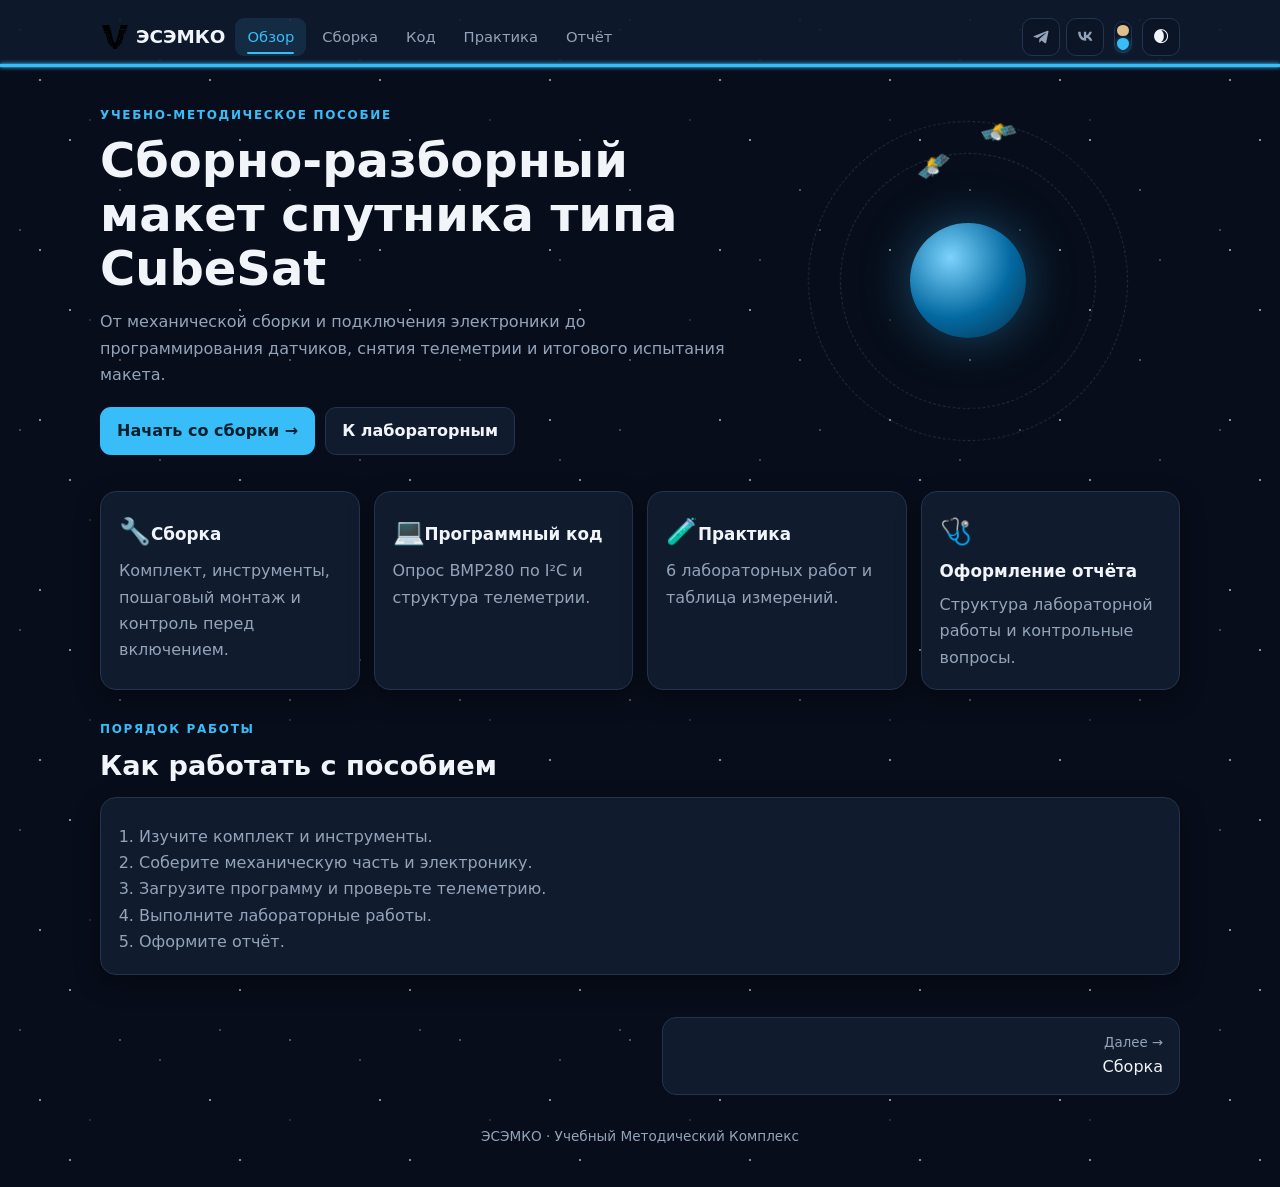
<file: index.html>
<!DOCTYPE html>
<html lang="ru"><head><meta charset="UTF-8"><meta http-equiv="refresh" content="0;url=Методическое пособие.html">
<meta name="viewport" content="width=device-width,initial-scale=1"><title>Методическое пособие</title>
<script>location.replace('Методическое пособие.html')</script></head>
<body><p>Переход на <a href="Методическое пособие.html">методическое пособие</a>…</p></body></html>
</file>
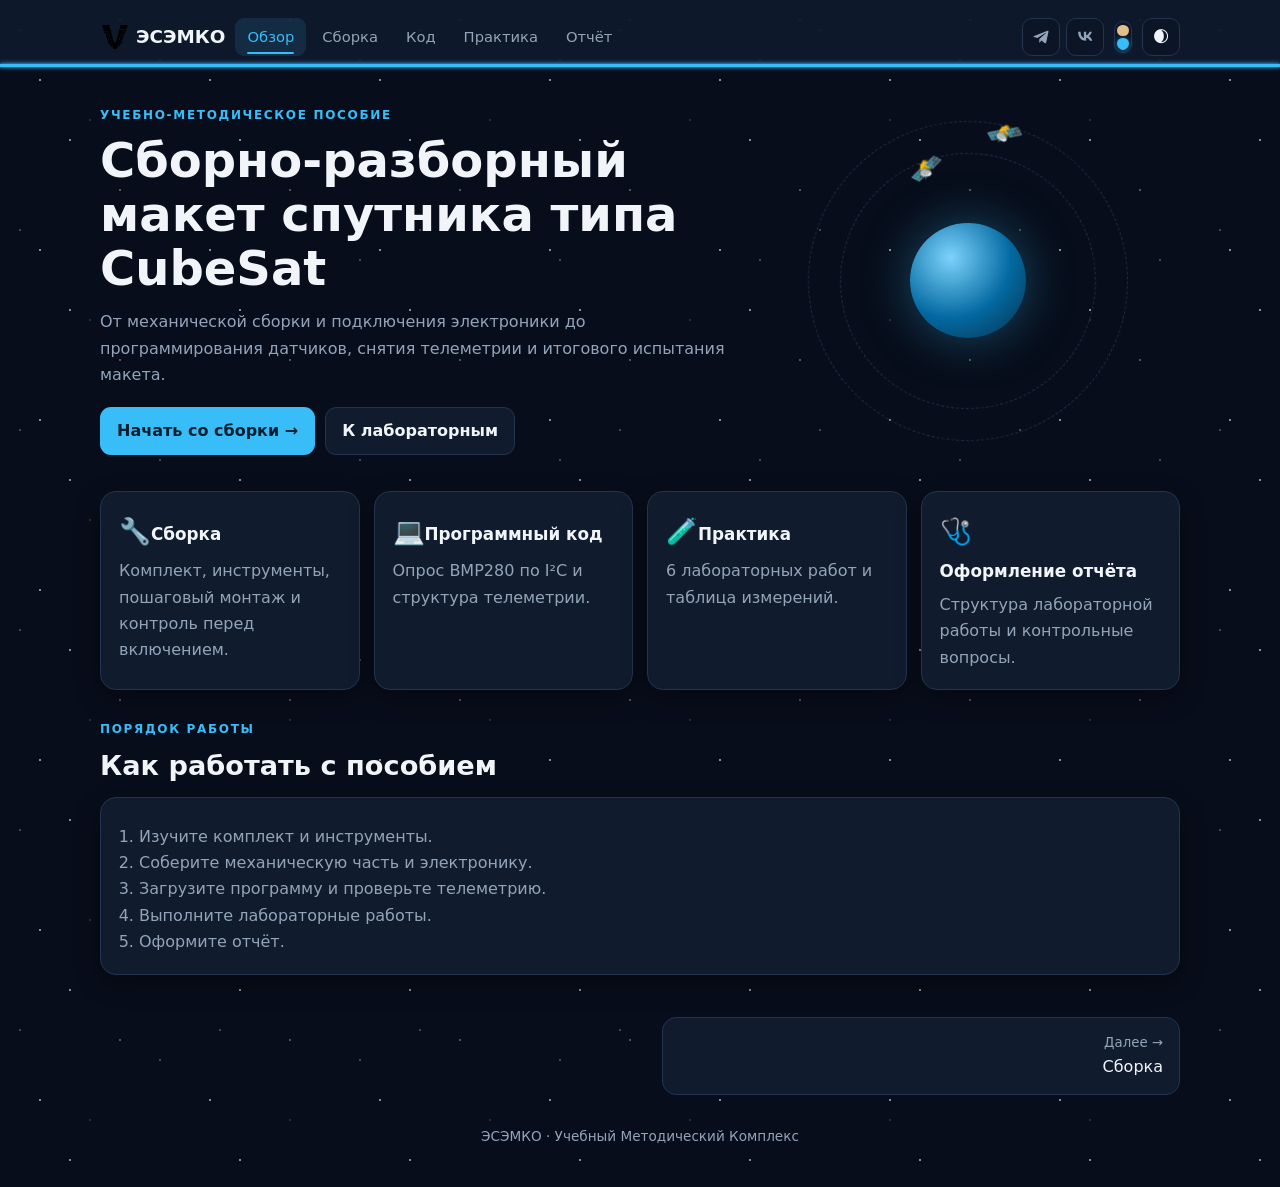
<file: Методическое пособие.html>
<!DOCTYPE html>
<html lang="ru"><head><meta charset="UTF-8"><meta name="viewport" content="width=device-width,initial-scale=1">
<title>Методическое пособие · CubeSat</title>
<script>try{var t=localStorage.getItem('cs-theme');if(t)document.documentElement.dataset.theme=t}catch(e){}</script>
<link rel="stylesheet" href="style.css"></head>
<body><main class="wrap">
<div class="hero"><div>
<div class="eyebrow">УЧЕБНО-МЕТОДИЧЕСКОЕ ПОСОБИЕ</div>
<h1>Сборно-разборный макет спутника типа CubeSat</h1>
<p>От механической сборки и подключения электроники до программирования датчиков, снятия телеметрии и итогового испытания макета.</p>
<div class="btns"><a class="btn p" href="assembly/assembly.html">Начать со сборки →</a><a class="btn" href="practice/practice.html">К лабораторным</a></div></div>
<div class="orbit"><div class="ring r2"><span class="sat">🛰️</span></div><div class="ring r1"><span class="sat">🛰️</span></div><div class="earth"></div></div></div>
<div class="grid">
<a class="card" href="assembly/assembly.html"><span class="ico">🔧</span><h3 class="link">Сборка</h3><p>Комплект, инструменты, пошаговый монтаж и контроль перед включением.</p></a>
<a class="card" href="code/code.html"><span class="ico">💻</span><h3 class="link">Программный код</h3><p>Опрос BMP280 по I²C и структура телеметрии.</p></a>
<a class="card" href="practice/practice.html"><span class="ico">🧪</span><h3 class="link">Практика</h3><p>6 лабораторных работ и таблица измерений.</p></a>
<a class="card" href="diag/diag.html"><span class="ico">🩺</span><h3 class="link">Оформление отчёта</h3><p>Структура лабораторной работы и контрольные вопросы.</p></a></div>
<section><div class="tag">ПОРЯДОК РАБОТЫ</div><h2>Как работать с пособием</h2>
<div class="card"><ol class="l"><li>Изучите комплект и инструменты.</li><li>Соберите механическую часть и электронику.</li><li>Загрузите программу и проверьте телеметрию.</li><li>Выполните лабораторные работы.</li><li>Оформите отчёт.</li></ol></div></section>
</main><script src="app.js"></script></body></html>
</file>
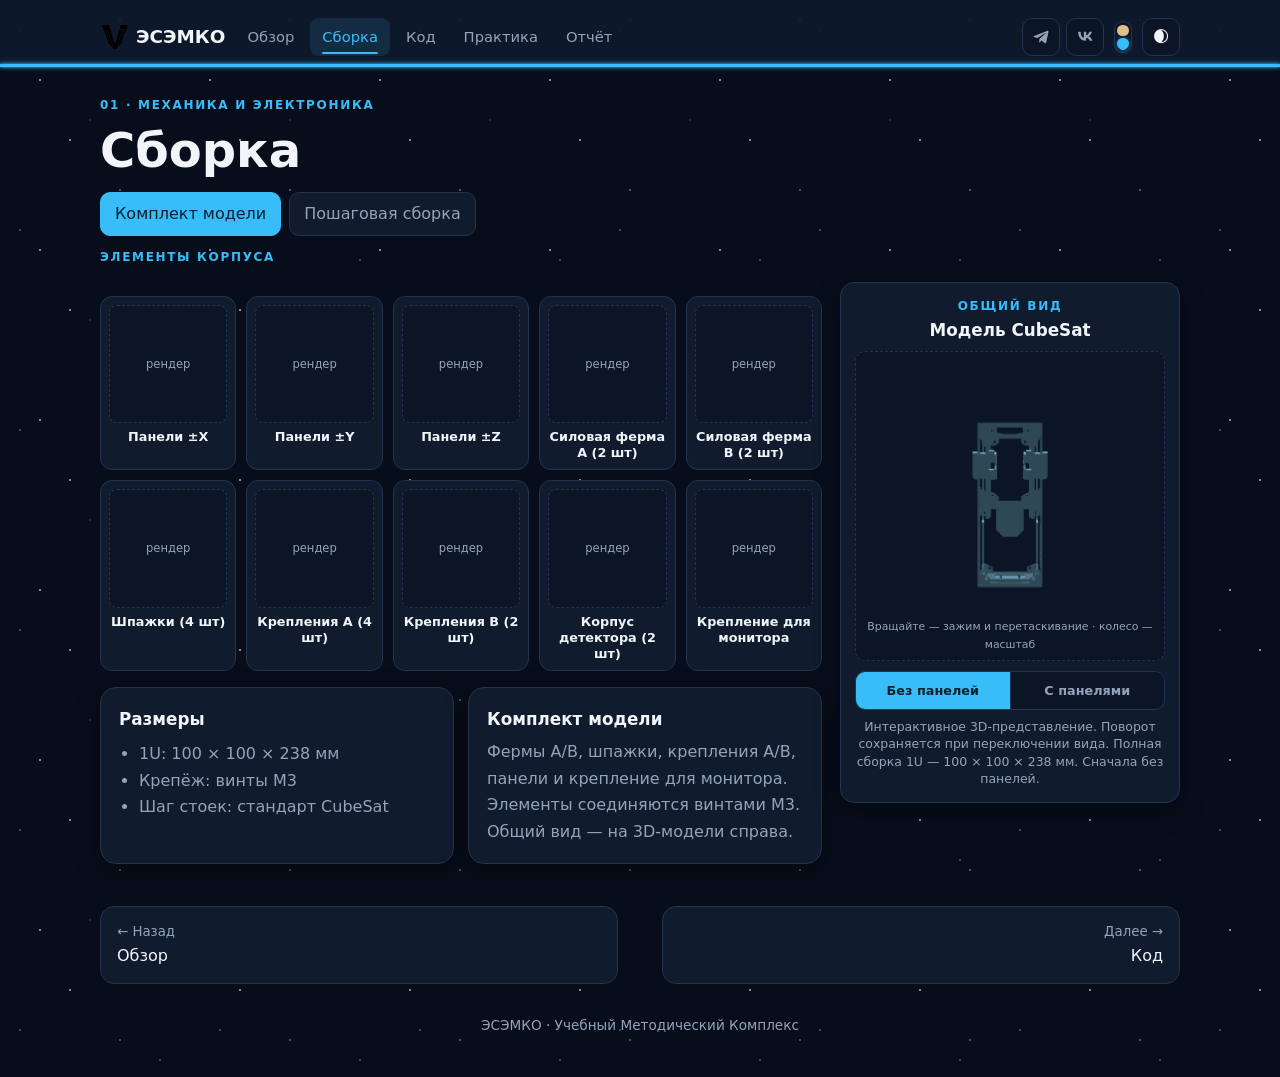
<file: assembly/assembly.html>
<!DOCTYPE html>
<html lang="ru"><head><meta charset="UTF-8"><meta name="viewport" content="width=device-width,initial-scale=1">
<title>Сборка · CubeSat</title>
<script>try{var t=localStorage.getItem('cs-theme');if(t)document.documentElement.dataset.theme=t}catch(e){}</script>
<link rel="stylesheet" href="../style.css">
<style>
.assembly-layout{display:grid;grid-template-columns:1fr 340px;gap:18px;align-items:start;margin-top:14px}
.renders{display:grid;grid-template-columns:repeat(5,1fr);gap:10px;margin:14px 0 6px}
.rnd{background:var(--panel);border:1px solid var(--line);border-radius:12px;padding:8px;text-align:center}
.rnd-img{aspect-ratio:1;display:flex;align-items:center;justify-content:center;background:var(--soft);border:1px dashed var(--line);border-radius:8px;margin-bottom:6px;overflow:hidden}
.rnd-img .ph{color:var(--muted);font-size:.72rem}
.rnd-name{font-weight:700;font-size:.8rem;color:var(--text);line-height:1.25}
.renders-col .grid{margin-top:16px}
.model-view{position:sticky;top:80px;background:var(--panel);border:1px solid var(--line);border-radius:14px;padding:14px;box-shadow:var(--sh)}
.model-canvas{position:relative;width:100%;aspect-ratio:1;border:1px dashed var(--line);border-radius:10px;background:var(--soft);overflow:hidden}
.model-canvas canvas{display:block;width:100%;height:100%}
.model-canvas .mv-hint{position:absolute;left:0;right:0;bottom:6px;text-align:center;color:var(--muted);font-size:.68rem;pointer-events:none}
.mv-cap{color:var(--muted);font-size:.78rem;text-align:center;margin-top:8px;line-height:1.4}
.mv-toggle{display:flex;overflow:hidden;border:1px solid var(--line);border-radius:10px;margin-top:10px}
.mv-toggle button{flex:1;padding:8px 6px;border:0;border-right:1px solid var(--line);background:var(--soft);color:var(--muted);font-size:.8rem;font-weight:700;cursor:pointer;transition:.2s}
.mv-toggle button:last-child{border-right:0}
.mv-toggle button:hover{color:var(--accent)}
.mv-toggle button.on{background:var(--accent);color:#04202e}
.model-loading{text-align:center;color:var(--muted);font-size:.8rem;padding:30px 0}
@media(max-width:900px){.assembly-layout{grid-template-columns:1fr}.model-view{position:static}}
@media(max-width:480px){.renders{grid-template-columns:1fr}}
</style></head>
<body><main class="wrap">
<div class="page"><div class="tag">01 · МЕХАНИКА И ЭЛЕКТРОНИКА</div><h1>Сборка</h1>
<div class="tabs"><button class="tab on" data-t="a">Комплект модели</button><button class="tab" data-t="b">Пошаговая сборка</button></div>
<div class="pn on" id="a">
<div class="tag">ЭЛЕМЕНТЫ КОРПУСА</div>
<div class="assembly-layout">
<div class="renders-col">
<div class="renders">
<div class="rnd"><div class="rnd-img"><span class="ph">рендер</span></div><div class="rnd-name">Панели ±X</div></div>
<div class="rnd"><div class="rnd-img"><span class="ph">рендер</span></div><div class="rnd-name">Панели ±Y</div></div>
<div class="rnd"><div class="rnd-img"><span class="ph">рендер</span></div><div class="rnd-name">Панели ±Z</div></div>
<div class="rnd"><div class="rnd-img"><span class="ph">рендер</span></div><div class="rnd-name">Силовая ферма A (2 шт)</div></div>
<div class="rnd"><div class="rnd-img"><span class="ph">рендер</span></div><div class="rnd-name">Силовая ферма B (2 шт)</div></div>
<div class="rnd"><div class="rnd-img"><span class="ph">рендер</span></div><div class="rnd-name">Шпажки (4 шт)</div></div>
<div class="rnd"><div class="rnd-img"><span class="ph">рендер</span></div><div class="rnd-name">Крепления A (4 шт)</div></div>
<div class="rnd"><div class="rnd-img"><span class="ph">рендер</span></div><div class="rnd-name">Крепления B (2 шт)</div></div>
<div class="rnd"><div class="rnd-img"><span class="ph">рендер</span></div><div class="rnd-name">Корпус детектора (2 шт)</div></div>
<div class="rnd"><div class="rnd-img"><span class="ph">рендер</span></div><div class="rnd-name">Крепление для монитора</div></div>
</div>
<div class="grid"><div class="card"><h3>Размеры</h3><ul class="l"><li>1U: 100 × 100 × 238 мм</li><li>Крепёж: винты M3</li><li>Шаг стоек: стандарт CubeSat</li></ul></div>
<div class="card"><h3>Комплект модели</h3><p>Фермы A/B, шпажки, крепления A/B, панели и крепление для монитора. Элементы соединяются винтами M3. Общий вид — на 3D-модели справа.</p></div></div>
</div>
<div class="model-view"><div class="eyebrow" style="text-align:center">ОБЩИЙ ВИД</div><h3 style="text-align:center">Модель CubeSat</h3>
<div class="model-canvas" id="model3d"><div class="model-loading">Загрузка 3D-модели…</div></div>
<div class="mv-toggle" id="modelToggle" role="tablist" aria-label="Вид модели">
<button type="button" data-mode="noPanels" class="on" aria-pressed="true">Без панелей</button>
<button type="button" data-mode="panels" aria-pressed="false">С панелями</button>
</div>
<div class="mv-cap">Интерактивное 3D-представление. Поворот сохраняется при переключении вида. Полная сборка 1U — 100 × 100 × 238 мм. Сначала без панелей.</div>
</div>
</div>
</div>
</div>
<div class="pn" id="b">
<div class="tag">ПОРЯДОК РАБОТЫ</div><h2>Пошаговая сборка</h2>
<p>Отмечайте выполненное — прогресс сохраняется.</p>
<div class="prog"><i id="pb"></i></div><p id="pt">Выполнено 0 из 5</p>
<div class="step-wrap">
<div class="step step-assembly">
<div class="num">1</div>
<div class="step-body"><h3>Силовые фермы</h3><p class="step-text">Соедини Силовые фермы A и B с помощью M3</p></div>
<input type="checkbox" class="step-toggle" aria-label="Отметить шаг 1">
<div class="step-img"><div class="rnd-img"><span class="ph">рендер</span></div></div>
</div>
<div class="step step-assembly">
<div class="num">2</div>
<div class="step-body"><h3>Шпажки</h3><p class="step-text">Устанавливаем 4 шпажки, как показано на общем виде.</p></div>
<input type="checkbox" class="step-toggle" aria-label="Отметить шаг 2">
<div class="step-img"><div class="rnd-img"><span class="ph">рендер</span></div></div>
</div>
<div class="step step-assembly">
<div class="num">3</div>
<div class="step-body"><h3>Крепления A</h3><p class="step-text">Устанавливаем их на шпажки. Фиксируем их с помощью M3.</p></div>
<input type="checkbox" class="step-toggle" aria-label="Отметить шаг 3">
<div class="step-img"><div class="rnd-img"><span class="ph">рендер</span></div></div>
</div>
<div class="step step-assembly">
<div class="num">4</div>
<div class="step-body"><h3>Крепления B</h3><p class="step-text">Устанавливаем их на крепления A. Фиксируем их с помощью M3.</p></div>
<input type="checkbox" class="step-toggle" aria-label="Отметить шаг 4">
<div class="step-img"><div class="rnd-img"><span class="ph">рендер</span></div></div>
</div>
<div class="step step-assembly">
<div class="num">5</div>
<div class="step-body"><h3>Крепления для монитора</h3><p class="step-text">Устанавливаем его на Силовые фермы B, с помощью M3, как показано на общем виде.</p></div>
<input type="checkbox" class="step-toggle" aria-label="Отметить шаг 5">
<div class="step-img"><div class="rnd-img"><span class="ph">рендер</span></div></div>
</div>
</div>
</div>
</main>
<script src="models/three.min.js"></script>
<script>
(function(){
try{
var holder=document.getElementById('model3d');
var toggle=document.getElementById('modelToggle');
if(!holder||!window.THREE){if(holder)holder.innerHTML='<div class="model-loading">3D-просмотр недоступен</div>';return;}
var W={},D={};
var wait=[];
function fetchBin(u){
  return fetch(u).then(function(r){
    if(!r.ok)throw new Error('HTTP '+r.status);
    return r.arrayBuffer();
  }).then(function(buf){
    var dv=new DataView(buf);
    var n=Math.floor((buf.byteLength-84)/50);
    var pos=new Float32Array(n*9);
    var o=0;
    for(var i=0;i<n;i++){
      var rec=84+i*50+12;
      for(var k=0;k<9;k++){
        pos[o++]=dv.getFloat32(rec+k*4,true);
      }
    }
    return {pos:pos,count:n};
  });
}
function buildMesh(data){
  var geo=new THREE.BufferGeometry();
  geo.setAttribute('position',new THREE.BufferAttribute(data.pos,3));
  geo.computeVertexNormals();
  var mat=new THREE.MeshStandardMaterial({color:0x7fb8d8,metalness:.35,roughness:.5,flatShading:false});
  return new THREE.Mesh(geo,mat);
}
function loadAll(){
  var version='v3'; // инкремент при обновлении моделей, чтобы сбрасывать кэш браузера
  var urls={
    noPanels:'models/sirius-no-panels.stl?v='+version,
    panels:'models/sirius-panels.stl?v='+version
  };
  return Promise.all([
    fetchBin(urls.noPanels).then(function(d){W.noPanels=buildMesh(d);}),
    fetchBin(urls.panels).then(function(d){W.panels=buildMesh(d);})
  ]);
}
// renderer
var renderer=new THREE.WebGLRenderer({antialias:true,alpha:true});
renderer.setPixelRatio(window.devicePixelRatio||1);
holder.innerHTML='';
holder.appendChild(renderer.domElement);
var hint=document.createElement('div');hint.className='mv-hint';hint.textContent='Вращайте — зажим и перетаскивание · колесо — масштаб';holder.appendChild(hint);
// scene
var scene=new THREE.Scene();
scene.add(new THREE.AmbientLight(0xffffff,0.65));
scene.add(new THREE.DirectionalLight(0xffffff,0.9));
var cam=new THREE.PerspectiveCamera(45,1,0.01,100);
var group=new THREE.Group();scene.add(group);
// state
var mode='noPanels',quat=null,zoom=1.0;
function resize(){
  var r=holder.getBoundingClientRect();
  var w=r.width||300,h=r.height||300;
  renderer.setSize(w,h,false);
  cam.aspect=w/h;cam.updateProjectionMatrix();
}
function centerOn(obj){
  obj.geometry.computeBoundingBox();
  var bb=obj.geometry.boundingBox;var c=new THREE.Vector3();
  bb.getCenter(c);var size=bb.getSize(new THREE.Vector3());
  var maxDim=Math.max(size.x,size.y,size.z);
  obj.position.copy(c).multiplyScalar(-1);
  cam.position.set(0,0,maxDim*2.4);
  cam.near=0.001;cam.far=maxDim*20;cam.updateProjectionMatrix();
  group.add(obj);
}
function show(){
  group.children.forEach(function(o){o.visible=false});
  var obj=W[mode];obj.visible=true;
  if(quat)obj.quaternion.copy(quat);
  var s=zoom;group.scale.set(s,s,s);
  var r=holder.getBoundingClientRect();
  renderer.render(scene,cam);
}
loadAll().then(function(){
  centerOn(W.noPanels);centerOn(W.panels);
  var obj=W[mode];
  var r=holder.getBoundingClientRect();resize();
  if(quat)obj.quaternion.copy(quat);
  show();
  run();
}).catch(function(e){
  holder.innerHTML='<div class="model-loading">Не удалось загрузить модель: '+e.message+'</div>';
});
// orbit
var dragging=false,px=0,py=0;
var rot={x:0.6,y:0.6};
var rr={x:0.6,y:0.6};
function applyRot(){
  var e=new THREE.Euler(rr.x,rr.y,0,'YXZ');
  quat=new THREE.Quaternion().setFromEuler(e);
  show();
}
renderer.domElement.addEventListener('mousedown',function(e){dragging=true;px=e.clientX;py=e.clientY;renderer.domElement.style.cursor='grabbing'});
addEventListener('mousemove',function(e){if(!dragging)return;var dx=e.clientX-px,dy=e.clientY-py;px=e.clientX;py=e.clientY;rr.y+=dx*0.01;rr.x+=dy*0.01;rr.x=Math.max(-1.5,Math.min(1.5,rr.x));applyRot();});
addEventListener('mouseup',function(){dragging=false;renderer.domElement.style.cursor='grab'});
renderer.domElement.style.cursor='grab';
renderer.domElement.addEventListener('wheel',function(e){e.preventDefault();zoom*=e.deltaY>0?0.9:1.1;zoom=Math.max(0.3,Math.min(5,zoom));show();},{passive:false});
// touch
renderer.domElement.addEventListener('touchstart',function(e){var t=e.touches[0];dragging=true;px=t.clientX;py=t.clientY},{passive:true});
renderer.domElement.addEventListener('touchmove',function(e){if(!dragging)return;var t=e.touches[0];var dx=t.clientX-px,dy=t.clientY-py;px=t.clientX;py=t.clientY;rr.y+=dx*0.01;rr.x+=dy*0.01;rr.x=Math.max(-1.5,Math.min(1.5,rr.x));applyRot();},{passive:true});
renderer.domElement.addEventListener('touchend',function(){dragging=false},{passive:true});
function run(){requestAnimationFrame(run)}
function setMode(m){
  mode=m;
  toggle.querySelectorAll('button').forEach(function(b){b.classList.toggle('on',b.dataset.mode===m);b.setAttribute('aria-pressed',b.dataset.mode===m?'true':'false')});
  show();
}
toggle.querySelectorAll('button').forEach(function(b){b.addEventListener('click',function(){setMode(b.dataset.mode)})});
addEventListener('resize',function(){resize();show()});
}catch(e){try{holder.innerHTML='<div class="model-loading">3D-просмотр: '+e.message+'</div>'}catch(_){}}
})();
</script>
<script src="../app.js"></script>
<script>
document.querySelectorAll('.step-assembly').forEach(function(step){
  var box=step.querySelector('.step-toggle');
  if(!box)return;
  step.addEventListener('click',function(e){
    if(e.target.closest('a,button'))return;
    box.checked=!box.checked;
    box.dispatchEvent(new Event('change'));
  });
});
</script></body></html>
</file>
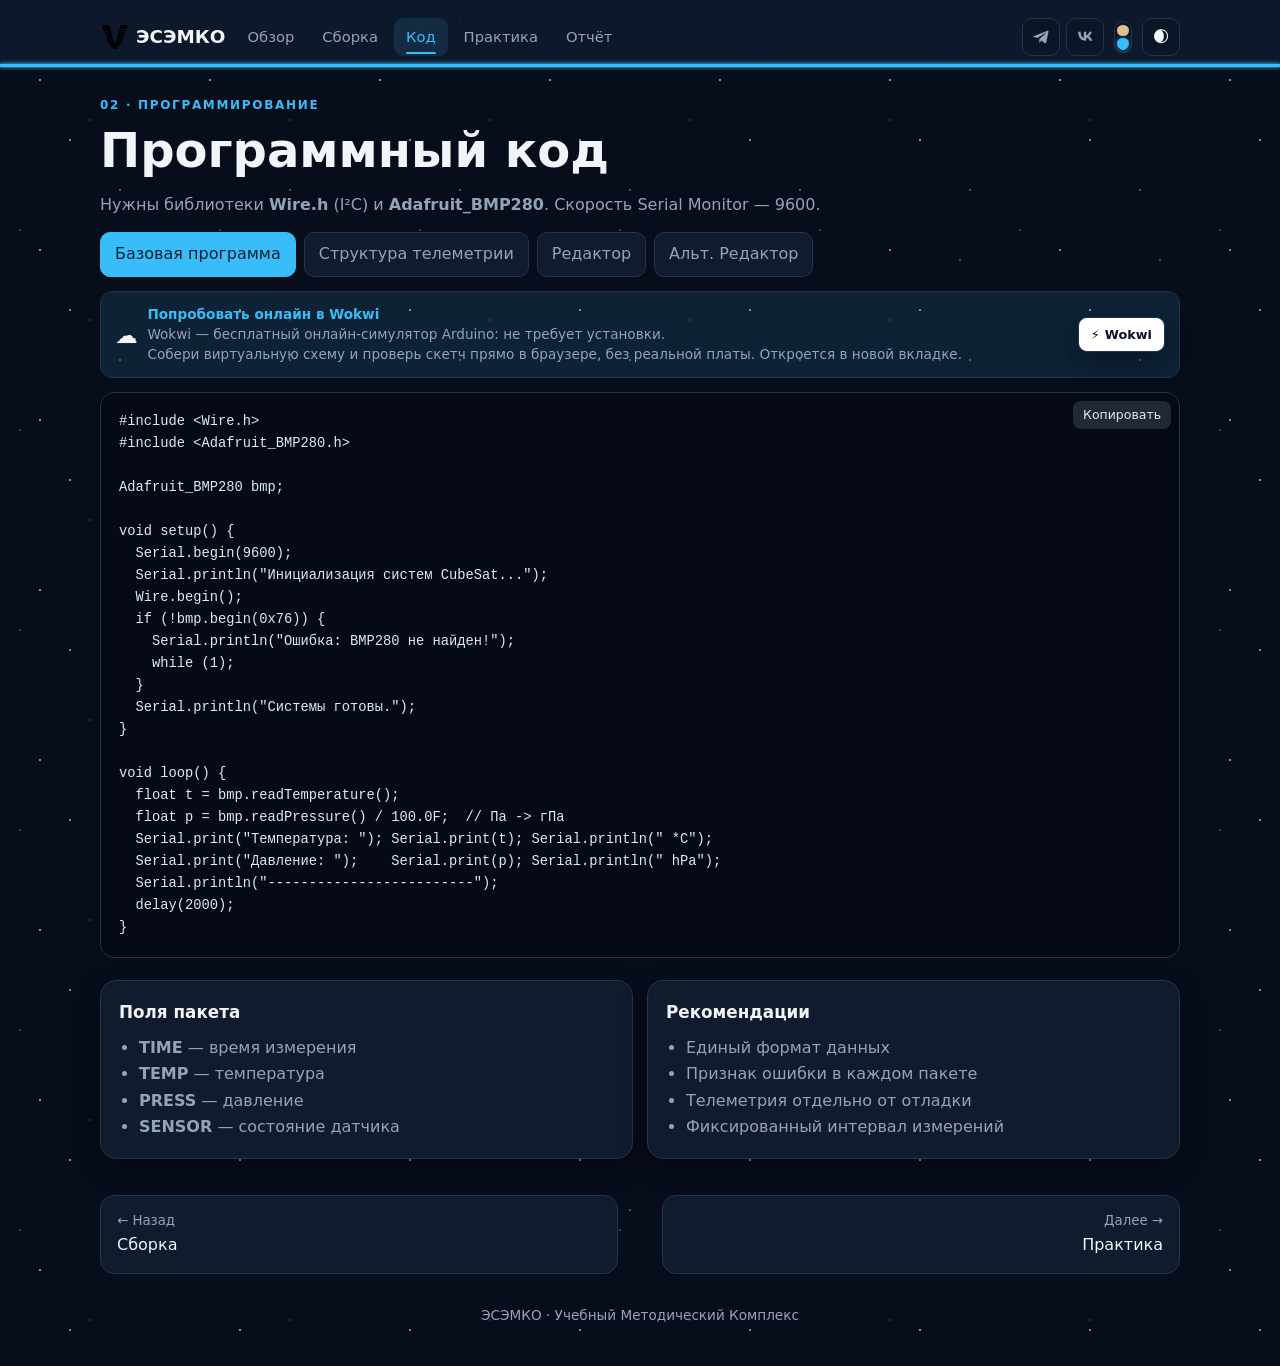
<file: code/code.html>
<!DOCTYPE html>
<html lang="ru"><head><meta charset="UTF-8"><meta name="viewport" content="width=device-width,initial-scale=1">
<title>Код · CubeSat</title>
<script>try{var t=localStorage.getItem('cs-theme');if(t)document.documentElement.dataset.theme=t}catch(e){}</script>
<link rel="stylesheet" href="../style.css"></head>
<body><main class="wrap">
<div class="page"><div class="tag">02 · ПРОГРАММИРОВАНИЕ</div><h1>Программный код</h1>
<p>Нужны библиотеки <b>Wire.h</b> (I²C) и <b>Adafruit_BMP280</b>. Скорость Serial Monitor — 9600.</p>
<div class="tabs"><button class="tab on" data-t="a">Базовая программа</button><button class="tab" data-t="b">Структура телеметрии</button><button class="tab" data-t="c">Редактор</button><button class="tab" data-t="d">Альт. Редактор</button></div>
<div class="pn on" id="a"><div class="wokwi-note"><span class="wk-ico">☁️</span><div><b>Попробовать онлайн в Wokwi</b><br><span class="wk-txt">Wokwi — бесплатный онлайн-симулятор Arduino: не требует установки.</span><br><span class="wk-txt">Собери виртуальную схему и проверь скетч прямо в браузере, без реальной платы. Откроется в новой вкладке.</span></div><a class="wk-go" href="https://wokwi.com/arduino" target="_blank" rel="noopener">⚡<b>Wokwi</b></a></div><div class="code"><button class="cp">Копировать</button><pre>#include &lt;Wire.h&gt;
#include &lt;Adafruit_BMP280.h&gt;

Adafruit_BMP280 bmp;

void setup() {
  Serial.begin(9600);
  Serial.println("Инициализация систем CubeSat...");
  Wire.begin();
  if (!bmp.begin(0x76)) {
    Serial.println("Ошибка: BMP280 не найден!");
    while (1);
  }
  Serial.println("Системы готовы.");
}

void loop() {
  float t = bmp.readTemperature();
  float p = bmp.readPressure() / 100.0F;  // Па -> гПа
  Serial.print("Температура: "); Serial.print(t); Serial.println(" *C");
  Serial.print("Давление: ");    Serial.print(p); Serial.println(" hPa");
  Serial.println("-------------------------");
  delay(2000);
}</pre></div></div>
<div class="pn" id="b"><div class="wokwi-note"><span class="wk-ico">☁️</span><div><b>Попробовать онлайн в Wokwi</b><br><span class="wk-txt">Wokwi — бесплатный онлайн-симулятор Arduino: не требует установки.</span><br><span class="wk-txt">Собери виртуальную схему и проверь скетч прямо в браузере, без реальной платы. Откроется в новой вкладке.</span></div><a class="wk-go" href="https://wokwi.com/arduino" target="_blank" rel="noopener">⚡<b>Wokwi</b></a></div><div class="code"><button class="cp">Копировать</button><pre>struct Telemetry {
  unsigned long time;   // мс с запуска
  float temperature;
  float pressure;
  bool sensorOk;
};

Telemetry readTelemetry() {
  Telemetry t;
  t.time = millis();
  t.temperature = bmp.readTemperature();
  t.pressure = bmp.readPressure() / 100.0F;
  t.sensorOk = !isnan(t.temperature) &amp;&amp; !isnan(t.pressure);
  return t;
}

void sendTelemetry(const Telemetry&amp; t) {
  Serial.print("TIME=");   Serial.print(t.time);
  Serial.print(";TEMP=");  Serial.print(t.temperature, 2);
  Serial.print(";PRESS="); Serial.print(t.pressure, 2);
  Serial.print(";SENSOR="); Serial.println(t.sensorOk ? "OK" : "ERROR");
}</pre></div></div>
<div class="pn" id="c"><div class="wokwi-note"><span class="wk-ico">☁️</span><div><b>Попробовать онлайн в Wokwi</b><br><span class="wk-txt">Wokwi — бесплатный онлайн-симулятор Arduino: не требует установки.</span><br><span class="wk-txt">Собери виртуальную схему и проверь скетч прямо в браузере, без реальной платы. Откроется в новой вкладке.</span></div><a class="wk-go" href="https://wokwi.com/arduino" target="_blank" rel="noopener">⚡<b>Wokwi</b></a></div><div class="editor"><div class="ed-filebar"><span id="ed-filename">АВТОСОХРАНЕНИЕ</span><div class="ed-fb-right"><a class="wk-btn" href="https://wokwi.com/arduino" target="_blank" rel="noopener" title="Открыть Wokwi в новой вкладке">⚡</a><button class="cp2" id="ed-history" type="button">↺ Версии</button><div class="ed-hist-menu" id="ed-hist-menu"><div class="ed-hist-item" data-v="switch">С выбором другого файла</div><div class="ed-hist-item" data-v="load">После загрузки страницы</div><div class="ed-hist-item" data-v="last">Последнее изменение</div></div></div></div><div class="edwrap"><div class="edbox"><pre id="ed-hl" aria-hidden="true"></pre><textarea id="ed" rows="14" spellcheck="false" placeholder="// Введите свой код здесь — он сохраняется автоматически"></textarea></div><div class="files-panel" id="files-panel"><div class="fp-head" id="fp-head">Файлы <span class="fp-tog" id="fp-tog">▾</span></div><div class="fp-body" id="fp-body"><div class="fp-info">Файлы:</div><div class="fp-actions"><button class="cp2" id="fp-save">Сохранить в файл</button><button class="cp2" id="fp-new">Создать файл</button></div><ul id="fp-list"></ul></div></div></div><div class="sug" id="sug"></div><div class="edbar"><span>Автосохранение</span><span id="ed-err"></span><button class="cp2" id="ed-clr">Очистить</button></div></div></div></div>
<div class="pn" id="d"><div class="wokwi-note"><span class="wk-ico">☁️</span><div><b>Попробовать онлайн в Wokwi</b><br><span class="wk-txt">Wokwi — бесплатный онлайн-симулятор Arduino: не требует установки.</span><br><span class="wk-txt">Собери виртуальную схему и проверь скетч прямо в браузере, без реальной платы. Откроется в новой вкладке.</span></div><a class="wk-go" href="https://wokwi.com/arduino" target="_blank" rel="noopener">⚡<b>Wokwi</b></a></div><div class="alt-editor"><div class="editor">
<div class="ed-filebar"><span id="l-filename">АВТОСОХРАНЕНИЕ</span><div class="ed-fb-right"><a class="wk-btn" href="https://wokwi.com/arduino" target="_blank" rel="noopener" title="Открыть Wokwi в новой вкладке">⚡</a><button class="cp2" type="button" data-histbtn>↺ Версии</button><div class="ed-hist-menu" data-histmenu><div class="ed-hist-item" data-v="switch">С выбором другого файла</div><div class="ed-hist-item" data-v="load">После загрузки страницы</div><div class="ed-hist-item" data-v="last">Последнее изменение</div></div></div></div>
<div class="edwrap"><div class="edbox"><pre data-hl aria-hidden="true"></pre><textarea data-ed rows="14" spellcheck="false" placeholder="// Левый редактор"></textarea></div><div class="files-panel" data-files><div class="fp-head" data-fphead>Файлы <span data-fptog>▾</span></div><div class="fp-body"><div class="fp-info">Файлы:</div><div class="fp-actions"><button class="cp2" data-fpsave>Сохранить в файл</button><button class="cp2" data-fpnew>Создать файл</button></div><ul data-fplist></ul></div></div></div>
<div class="sug" data-sug></div><div class="edbar"><span>Автосохранение</span><span data-ederr></span><button class="cp2" data-edclr>Очистить</button></div>
</div><div class="alt-sep"></div><div class="editor">
<div class="ed-filebar"><span id="r-filename">АВТОСОХРАНЕНИЕ</span><div class="ed-fb-right"><a class="wk-btn" href="https://wokwi.com/arduino" target="_blank" rel="noopener" title="Открыть Wokwi в новой вкладке">⚡</a><button class="cp2" type="button" data-histbtn>↺ Версии</button><div class="ed-hist-menu" data-histmenu><div class="ed-hist-item" data-v="switch">С выбором другого файла</div><div class="ed-hist-item" data-v="load">После загрузки страницы</div><div class="ed-hist-item" data-v="last">Последнее изменение</div></div></div></div>
<div class="edwrap"><div class="edbox"><pre data-hl aria-hidden="true"></pre><textarea data-ed rows="14" spellcheck="false" placeholder="// Правый редактор"></textarea></div><div class="files-panel" data-files><div class="fp-head" data-fphead>Файлы <span data-fptog>▾</span></div><div class="fp-body"><div class="fp-info">Файлы:</div><div class="fp-actions"><button class="cp2" data-fpsave>Сохранить в файл</button><button class="cp2" data-fpnew>Создать файл</button></div><ul data-fplist></ul></div></div></div>
<div class="sug" data-sug></div><div class="edbar"><span>Автосохранение</span><span data-ederr></span><button class="cp2" data-edclr>Очистить</button></div>
</div></div></div>
<div class="grid"><div class="card"><h3>Поля пакета</h3><ul class="l"><li><b>TIME</b> — время измерения</li><li><b>TEMP</b> — температура</li><li><b>PRESS</b> — давление</li><li><b>SENSOR</b> — состояние датчика</li></ul></div>
<div class="card"><h3>Рекомендации</h3><ul class="l"><li>Единый формат данных</li><li>Признак ошибки в каждом пакете</li><li>Телеметрия отдельно от отладки</li><li>Фиксированный интервал измерений</li></ul></div></div>
</main><script type="application/json" id="files-manifest">{"пример.txt":"Пример файла для панели \"Файлы\".\n\nПоложите сюда любые .txt файлы — они появятся в списке\nсправа от редактора на странице \"Код\"."}</script>
<script src="../app.js"></script></body></html>
</file>
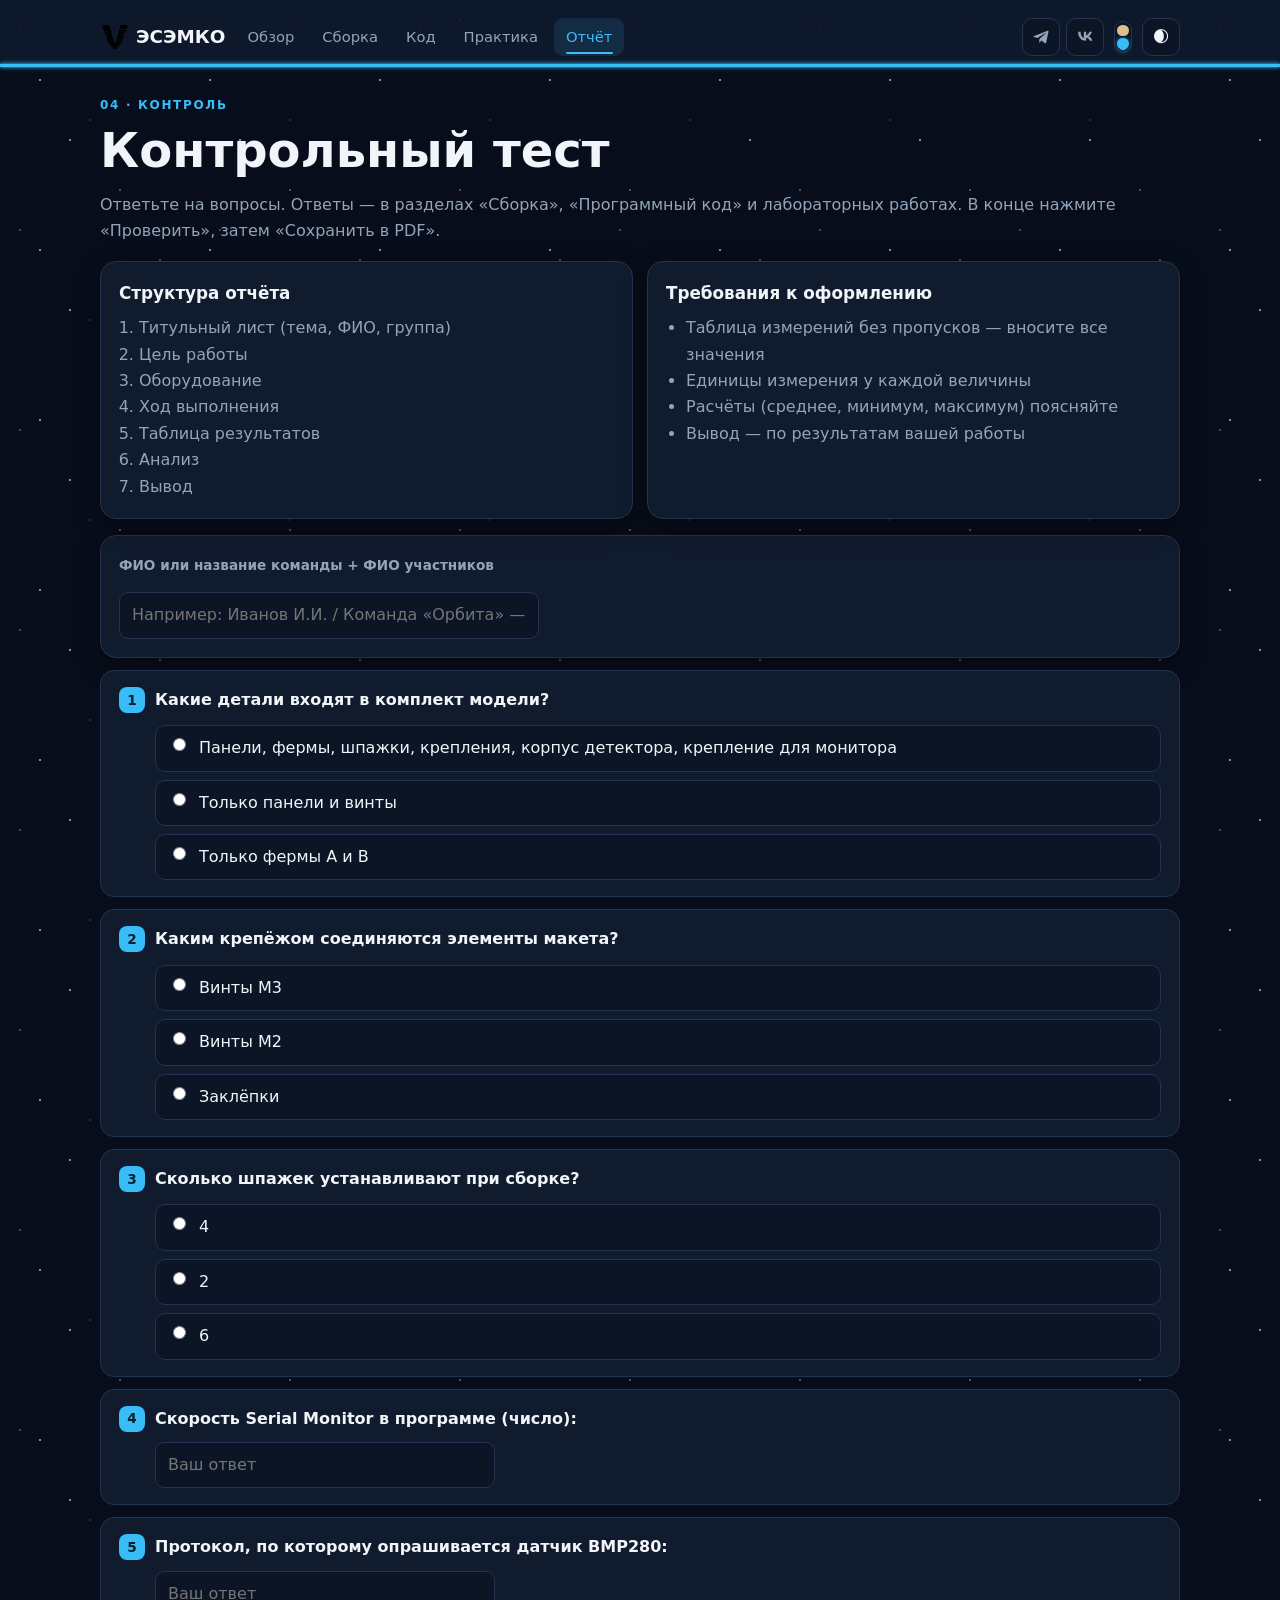
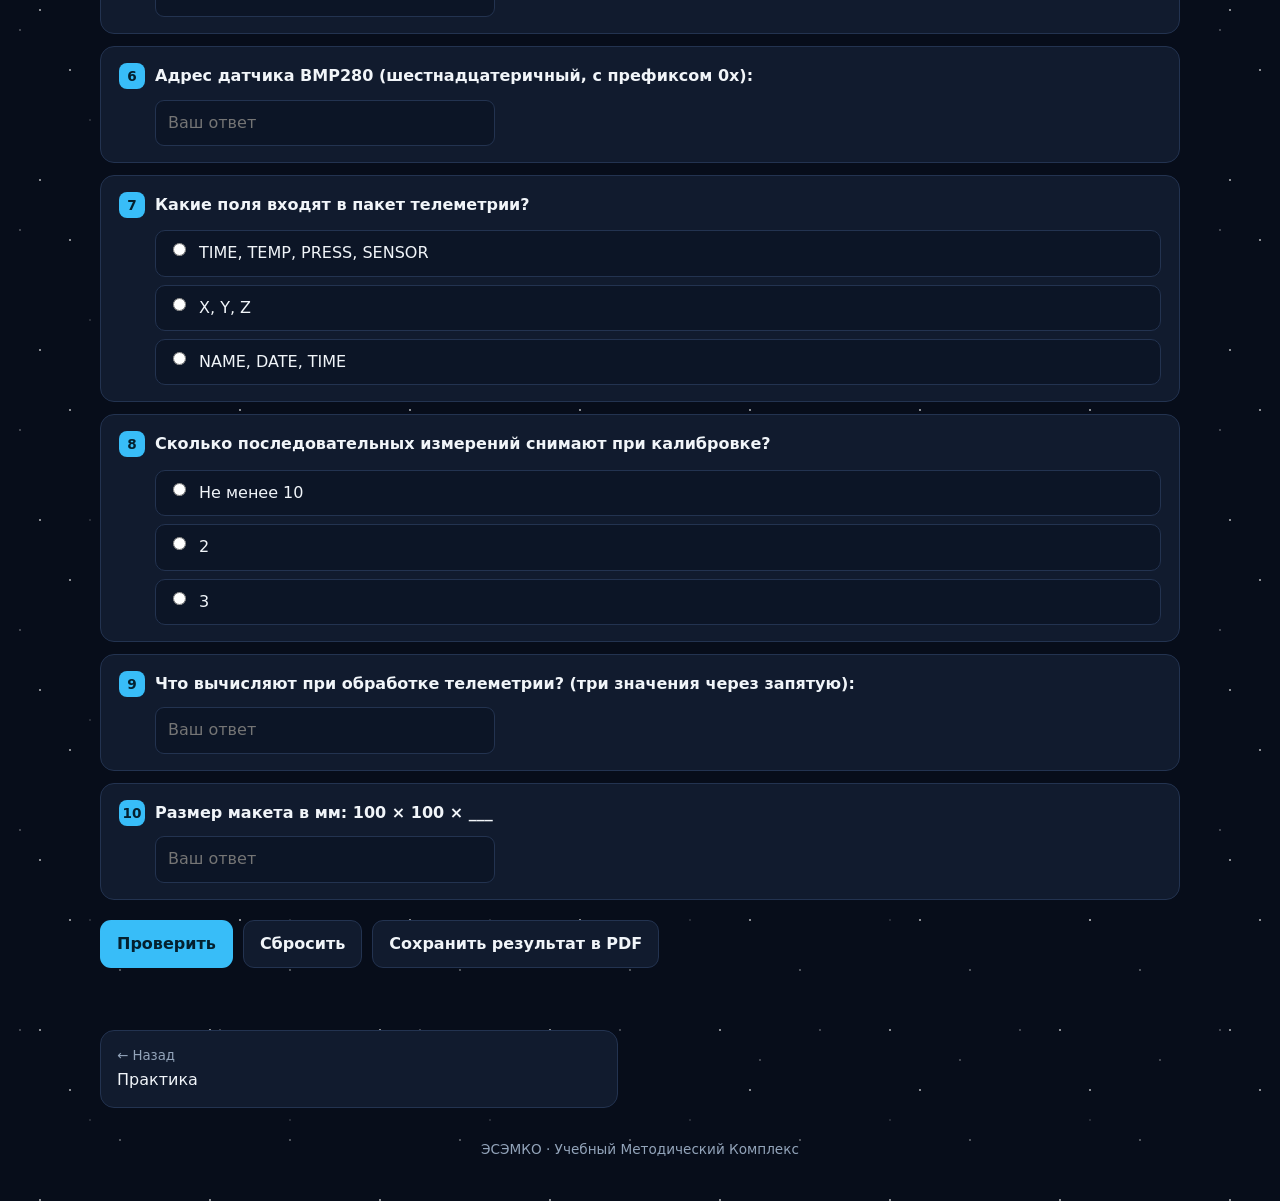
<file: diag/diag.html>
<!DOCTYPE html>
<html lang="ru"><head><meta charset="UTF-8"><meta name="viewport" content="width=device-width,initial-scale=1">
<title>Контрольный тест · CubeSat</title>
<script>try{var t=localStorage.getItem('cs-theme');if(t)document.documentElement.dataset.theme=t}catch(e){}</script>
<link rel="stylesheet" href="../style.css">
<style>
.test-person{display:grid;gap:12px;background:var(--panel);border:1px solid var(--line);border-radius:16px;padding:18px;box-shadow:var(--sh);margin-top:16px}
.test-person label{font-weight:700;font-size:.85rem;color:var(--muted);display:block;margin-bottom:4px}
.test-person input{width:100%;max-width:420px;padding:9px 12px;border:1px solid var(--line);border-radius:9px;background:var(--soft);color:var(--text);font:inherit}
.test-person input:focus{outline:0;border-color:var(--accent)}
.test-q{background:var(--panel);border:1px solid var(--line);border-radius:14px;padding:16px 18px;margin:12px 0}
.test-q .tq-head{display:flex;gap:10px;align-items:flex-start}
.test-q .tq-num{flex:none;width:26px;height:26px;border-radius:8px;background:var(--accent);color:#04202e;display:grid;place-items:center;font-weight:800;font-size:.85rem}
.test-q .tq-text{font-weight:600}
.test-q .tq-options{margin:12px 0 0 36px;display:grid;gap:8px}
.test-q .tq-opt{display:flex;gap:10px;align-items:flex-start;padding:9px 12px;border:1px solid var(--line);border-radius:10px;background:var(--soft);cursor:pointer;transition:border-color .15s,background .15s}
.test-q .tq-opt:hover{border-color:var(--accent)}
.test-q .tq-opt input{margin-top:3px;accent-color:var(--accent);flex:none}
.test-q .tq-opt.correct{border-color:var(--ok);background:rgba(74,222,128,.1)}
.test-q .tq-opt.wrong{border-color:var(--warn);background:rgba(251,191,36,.1)}
.test-q input[type=text].tq-input{width:100%;max-width:340px;margin:10px 0 0 36px;padding:9px 12px;border:1px solid var(--line);border-radius:9px;background:var(--soft);color:var(--text);font:inherit}
.test-q input[type=text].tq-input:focus{outline:0;border-color:var(--accent)}
.test-q .tq-feedback{display:none;margin:10px 0 0 36px;font-size:.82rem;font-weight:600}
.test-q .tq-feedback.ok{color:var(--ok)}
.test-q .tq-feedback.no{color:var(--warn)}
.test-q.marked .tq-feedback{display:block}
.test-actions{display:flex;gap:10px;flex-wrap:wrap;margin:20px 0}
.test-result{display:none;background:var(--panel);border:1px solid var(--line);border-radius:16px;padding:22px;box-shadow:var(--sh);margin-top:18px}
.test-result.show{display:block}
.test-result .tr-grid{display:grid;grid-template-columns:160px 1fr;gap:20px;align-items:center}
.gauge{position:relative;width:150px;height:150px}
.gauge svg{transform:rotate(-90deg);display:block}
.gauge .g-txt{position:absolute;inset:0;display:grid;place-items:center;text-align:center}
.gauge .g-num{font-size:1.8rem;font-weight:800;color:var(--accent)}
.gauge .g-sub{font-size:.72rem;color:var(--muted)}
.tr-summary h3{margin:0 0 6px}
.tr-summary ul{margin:6px 0 0;padding-left:20px;color:var(--muted)}
.tr-summary .tr-person{font-weight:700;color:var(--text)}
@media(max-width:560px){.test-result .tr-grid{grid-template-columns:1fr}.test-q .tq-options,.test-q .tq-feedback,.test-q input[type=text].tq-input{margin-left:0}}
@media print{
  body{background:#fff;animation:none}
  body::before,body::after{display:none}
  header.top,footer,.test-actions,#noPrint{display:none!important}
  .test-q,.test-person,.test-result{border-color:#999;box-shadow:none;background:#fff;color:#000}
  .test-q .tq-opt{background:#fff;break-inside:avoid}
  .test-q .tq-opt.correct{background:#e6f6ec;border-color:#2e7d32}
  .test-q .tq-opt.wrong{background:#fdf3e3;border-color:#b26a00}
}
</style></head>
<body><main class="wrap">
<div class="page"><div class="tag">04 · КОНТРОЛЬ</div><h1>Контрольный тест</h1>
<p>Ответьте на вопросы. Ответы — в разделах «Сборка», «Программный код» и лабораторных работах. В конце нажмите «Проверить», затем «Сохранить в PDF».</p>

<div class="grid"><div class="card"><h3>Структура отчёта</h3><ol class="l"><li>Титульный лист (тема, ФИО, группа)</li><li>Цель работы</li><li>Оборудование</li><li>Ход выполнения</li><li>Таблица результатов</li><li>Анализ</li><li>Вывод</li></ol></div>
<div class="card"><h3>Требования к оформлению</h3><ul class="l"><li>Таблица измерений без пропусков — вносите все значения</li><li>Единицы измерения у каждой величины</li><li>Расчёты (среднее, минимум, максимум) поясняйте</li><li>Вывод — по результатам вашей работы</li></ul></div></div>

<div class="test-person">
<label>ФИО или название команды + ФИО участников</label>
<input type="text" id="tperson" placeholder="Например: Иванов И.И. / Команда «Орбита» — Иванов, Петров">
</div>

<div id="tqwrap"></div>

<div class="test-actions" id="noPrint">
<button class="btn p" id="tcheck" type="button">Проверить</button>
<button class="btn" id="treset" type="button">Сбросить</button>
<button class="btn" id="tsave" type="button" disabled>Сохранить результат в PDF</button>
</div>

<div class="test-result" id="tresult">
<div class="tr-grid">
<div class="gauge" aria-label="Результат теста">
<svg width="150" height="150" viewBox="0 0 150 150">
<circle cx="75" cy="75" r="62" fill="none" stroke="var(--line)" stroke-width="13"/>
<circle id="gfill" cx="75" cy="75" r="62" fill="none" stroke="var(--accent)" stroke-width="13" stroke-linecap="round" stroke-dasharray="389.6 389.6" stroke-dashoffset="389.6" style="transition:stroke-dashoffset 1s ease"/>
</svg>
<div class="g-txt"><div><div class="g-num" id="gperc">0%</div><div class="g-sub">верных ответов</div></div></div>
</div>
<div class="tr-summary">
<div class="tr-person" id="tr-person"></div>
<h3>Результат теста</h3>
<p id="tr-text"></p>
<ul id="tr-list"></ul>
</div>
</div>
</div>
</div>
</main>
<script src="../app.js"></script>
<script>
(function(){
var QUESTIONS=[
 {type:'single',q:'Какие детали входят в комплект модели?',options:['Панели, фермы, шпажки, крепления, корпус детектора, крепление для монитора','Только панели и винты','Только фермы A и B'],answer:0},
 {type:'single',q:'Каким крепёжом соединяются элементы макета?',options:['Винты M3','Винты M2','Заклёпки'],answer:0},
 {type:'single',q:'Сколько шпажек устанавливают при сборке?',options:['4','2','6'],answer:0},
 {type:'text',q:'Скорость Serial Monitor в программе (число):',expect:'9600'},
 {type:'text',q:'Протокол, по которому опрашивается датчик BMP280:',expect:'i2c'},
 {type:'text',q:'Адрес датчика BMP280 (шестнадцатеричный, с префиксом 0x):',expect:'0x76'},
 {type:'single',q:'Какие поля входят в пакет телеметрии?',options:['TIME, TEMP, PRESS, SENSOR','X, Y, Z','NAME, DATE, TIME'],answer:0},
 {type:'single',q:'Сколько последовательных измерений снимают при калибровке?',options:['Не менее 10','2','3'],answer:0},
 {type:'text',q:'Что вычисляют при обработке телеметрии? (три значения через запятую):',expect:'мин, макс, среднее'},
 {type:'text',q:'Размер макета в мм: 100 × 100 × ___',expect:'238'}
];
var N=QUESTIONS.length;
var wrap=document.getElementById('tqwrap');
var els=[];
function norm(s){return (s||'').toLowerCase().replace(/\s+/g,' ').trim().replace(/,$/,'')}
QUESTIONS.forEach(function(item,i){
  var q=document.createElement('div');q.className='test-q';
  var head=document.createElement('div');head.className='tq-head';
  var num=document.createElement('div');num.className='tq-num';num.textContent=i+1;
  var txt=document.createElement('div');txt.className='tq-text';txt.textContent=item.q;
  head.appendChild(num);head.appendChild(txt);q.appendChild(head);
  var box=null;
  if(item.type==='single'){
    var opt=document.createElement('div');opt.className='tq-options';
    var radios=item.options.map(function(op,oi){
      var o=document.createElement('label');o.className='tq-opt';
      var inp=document.createElement('input');inp.type='radio';inp.name='q'+i;inp.value=oi;
      var sp=document.createElement('span');sp.textContent=op;
      o.appendChild(inp);o.appendChild(sp);opt.appendChild(o);
      return {o:o,inp:inp};
    });
    q.appendChild(opt);
    box={type:'single',radios:radios};
  }else{
    var inp=document.createElement('input');inp.type='text';inp.className='tq-input';inp.placeholder='Ваш ответ';
    q.appendChild(inp);
    box={type:'text',inp:inp};
  }
  var fb=document.createElement('div');fb.className='tq-feedback';q.appendChild(fb);
  wrap.appendChild(q);
  els.push({box:box,fb:fb,item:item});
});
var checkBtn=document.getElementById('tcheck');
var resetBtn=document.getElementById('treset');
var saveBtn=document.getElementById('tsave');
var result=document.getElementById('tresult');
var person=document.getElementById('tperson');
function answerOf(box){
  if(box.type==='single'){
    var sel=box.radios.filter(function(r){return r.inp.checked});
    return sel.length?sel[0].inp.value:null;
  }
  return box.inp.value;
}
function isCorrect(box,item){
  var a=answerOf(box);
  if(item.type==='single')return a!==null&&Number(a)===item.answer;
  if(a===null||a==='')return false;
  if(item.expect==='мин, макс, среднее'){
    return ['мин','макс','среднее','минимум','максимум','среднее','min','max','avg'].every(function(k){return a.toLowerCase().indexOf(k)>=0});
  }
  return norm(a)===norm(item.expect);
}
function mark(){
  var correct=0;
  els.forEach(function(el,idx){
    var ok=isCorrect(el.box,el.item);
    if(ok)correct++;
    document.querySelectorAll('.test-q')[idx].classList.add('marked');
    if(el.box.type==='single'){
      el.box.radios.forEach(function(r){
        var good=Number(r.inp.value)===el.item.answer;
        r.o.classList.toggle('correct',r.inp.checked&&good);
        r.o.classList.toggle('wrong',r.inp.checked&&!good);
      });
    }
    el.fb.textContent=ok?'Верно':'Неверно';
    el.fb.className='tq-feedback '+(ok?'ok':'no');
    if(!ok&&el.item.type==='single'){el.fb.textContent+=' · правильный ответ: '+el.item.options[el.item.answer];}
  });
  showResult(correct);
}
function percentOf(c){return Math.round(c/N*100)}
function showResult(c){
  var p=percentOf(c);
  var g=document.getElementById('gfill');
  var circ=389.6;
  g.style.strokeDashoffset=circ-(circ*p/100);
  document.getElementById('gperc').textContent=p+'%';
  var tp=person.value.trim()||'Не указано';
  document.getElementById('tr-person').textContent='Работа ученика: '+tp;
  document.getElementById('tr-text').textContent='Верных ответов: '+c+' из '+N+' ('+p+'%).';
  var list=document.getElementById('tr-list');
  list.innerHTML='';
  els.forEach(function(tot,i){
    var ok=isCorrect(tot.box,tot.item);
    var li=document.createElement('li');
    li.textContent=(i+1)+'. '+(ok?'✓':'✗')+' '+tot.item.q;
    list.appendChild(li);
  });
  result.classList.add('show');
  saveBtn.disabled=false;
  result.scrollIntoView({behavior:'smooth'});
}
checkBtn.addEventListener('click',mark);
resetBtn.addEventListener('click',function(){
  els.forEach(function(el){
    if(el.box.type==='single')el.box.radios.forEach(function(r){r.inp.checked=false;r.o.classList.remove('correct','wrong')});
    else el.box.inp.value='';
  });
  document.querySelectorAll('.test-q').forEach(function(q){q.classList.remove('marked')});
  result.classList.remove('show');
  saveBtn.disabled=true;
});
saveBtn.addEventListener('click',function(){window.print()});
})();
</script>
</body></html>
</file>
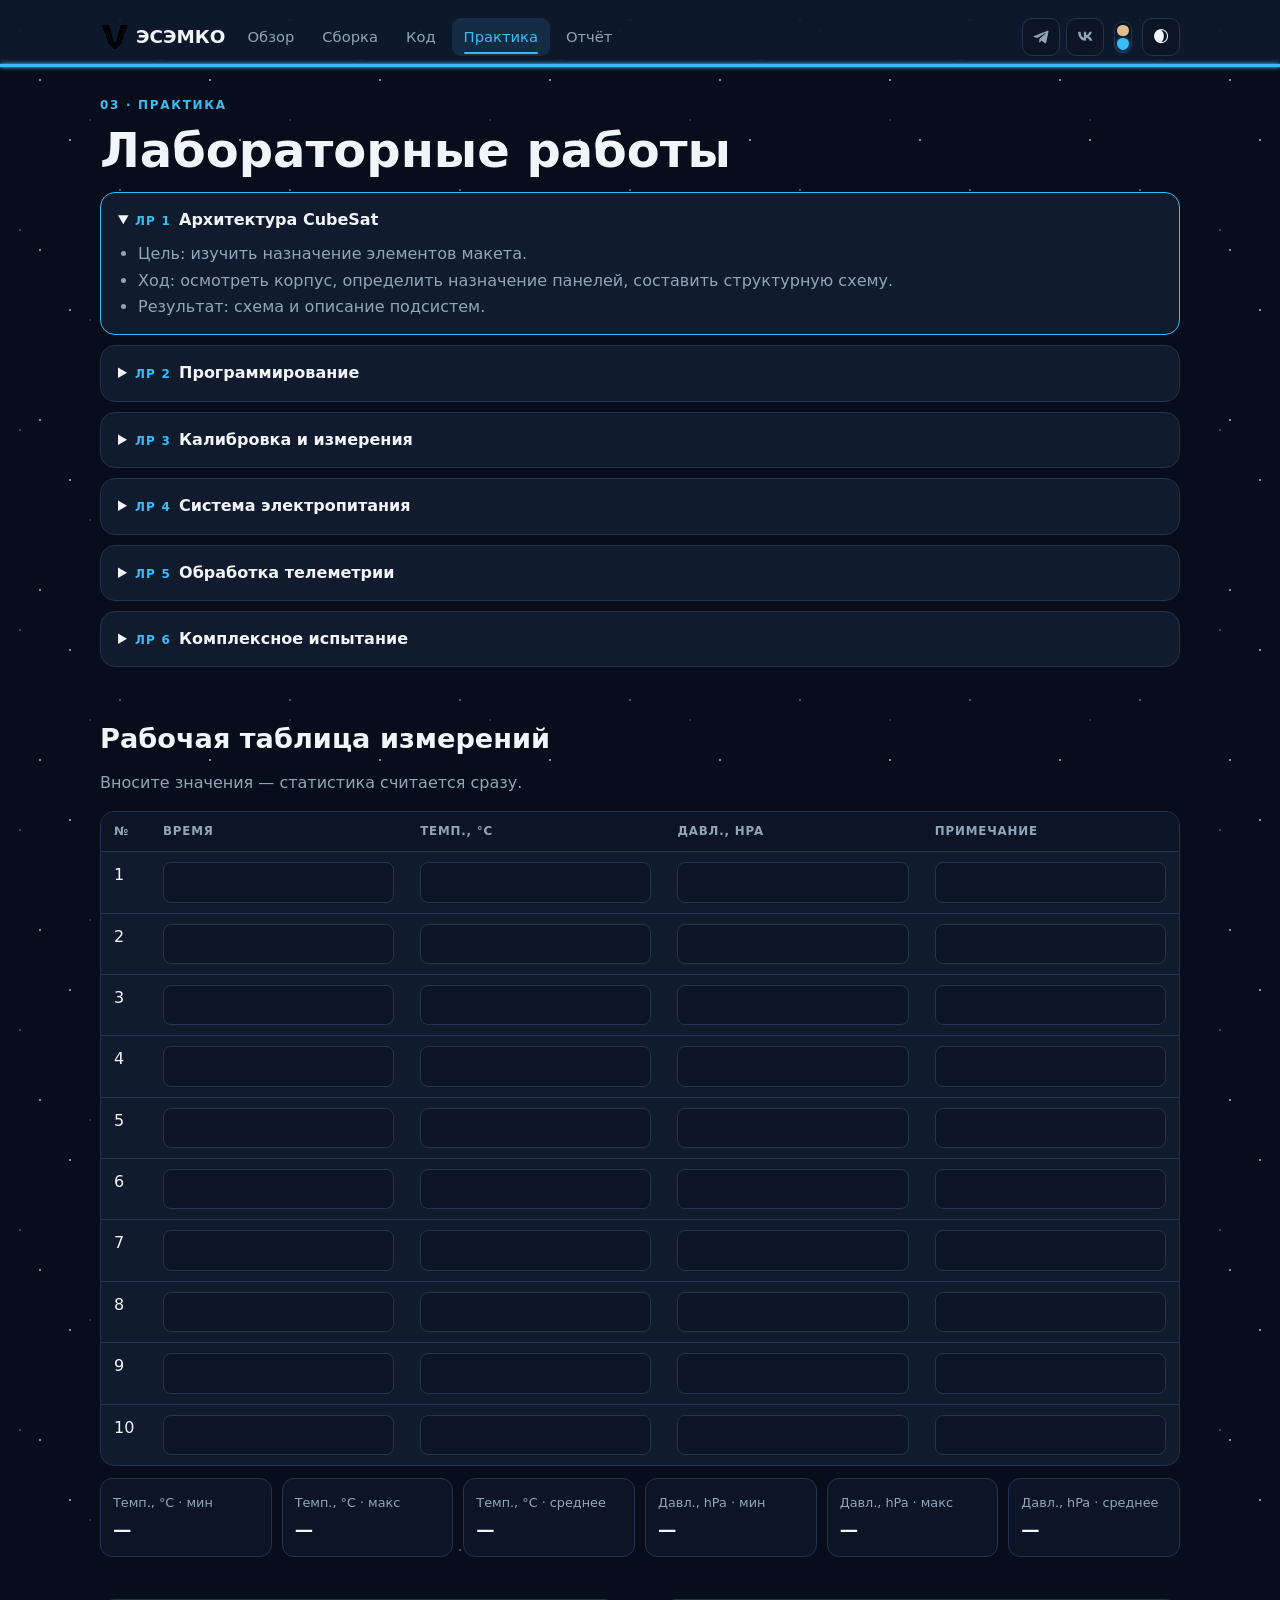
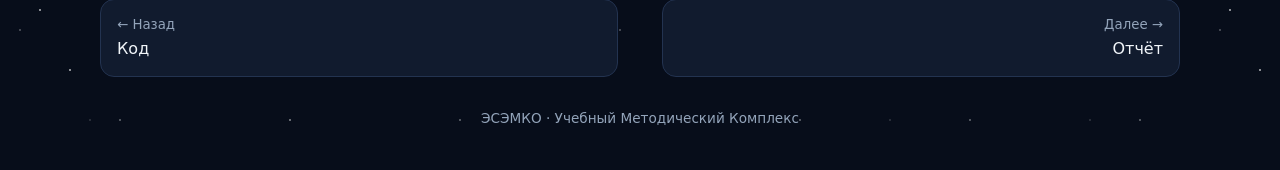
<file: practice/practice.html>
<!DOCTYPE html>
<html lang="ru"><head><meta charset="UTF-8"><meta name="viewport" content="width=device-width,initial-scale=1">
<title>Практика · CubeSat</title>
<script>try{var t=localStorage.getItem('cs-theme');if(t)document.documentElement.dataset.theme=t}catch(e){}</script>
<link rel="stylesheet" href="../style.css"></head>
<body><main class="wrap">
<div class="page"><div class="tag">03 · ПРАКТИКА</div><h1>Лабораторные работы</h1>
<details class="lab" open><summary><span>ЛР 1</span>Архитектура CubeSat</summary><ul><li>Цель: изучить назначение элементов макета.</li><li>Ход: осмотреть корпус, определить назначение панелей, составить структурную схему.</li><li>Результат: схема и описание подсистем.</li></ul></details>
<details class="lab"><summary><span>ЛР 2</span>Программирование</summary><ul><li>Подключить контроллер, загрузить скетч, открыть Serial Monitor.</li><li>Контроль: стабильный вывод температуры и давления.</li></ul></details>
<details class="lab"><summary><span>ЛР 3</span>Калибровка и измерения</summary><ul><li>Снять не менее 10 последовательных измерений, найти среднее.</li><li>Вывод: описать источники разброса.</li></ul></details>
<details class="lab"><summary><span>ЛР 4</span>Система электропитания</summary><ul><li>Проверить напряжение и соединения, наблюдать изменение параметров.</li><li>Отчёт: схема питания и таблица измерений.</li></ul></details>
<details class="lab"><summary><span>ЛР 5</span>Обработка телеметрии</summary><ul><li>Записать время, температуру, давление; найти минимум, максимум, среднее.</li></ul></details>
<details class="lab"><summary><span>ЛР 6</span>Комплексное испытание</summary><ul><li>Цикл: сборка → проверка → включение → программа → телеметрия → анализ → отчёт.</li><li>Итог: вывод о работоспособности.</li></ul></details></div>
<section><h2>Рабочая таблица измерений</h2><p>Вносите значения — статистика считается сразу.</p>
<div class="tw"><table id="mt"><thead><tr><th>№</th><th>Время</th><th>Темп., °C</th><th>Давл., hPa</th><th>Примечание</th></tr></thead><tbody></tbody></table></div>
<div class="stats" id="st"></div></section>
</main><script src="../app.js"></script></body></html>
</file>
<file: style.css>
:root{--bg:#070d1a;--panel:#111b2e;--soft:#0c1526;--text:#f1f5f9;--muted:#93a4ba;--accent:#38bdf8;--accent-t:rgba(56,189,248,.12);--ok:#4ade80;--warn:#fbbf24;--line:#233350;--code:#050a14;--star:#fff;--sh:0 8px 24px rgba(0,0,0,.35)}
:root[data-theme=light]{--bg:#dbe4ef;--panel:#e7eef6;--soft:#d2dbe7;--text:#0b1322;--muted:#46586e;--accent:#0b6ba8;--accent-t:rgba(11,107,168,.1);--ok:#16803f;--warn:#a16207;--line:#bec9d8;--star:#0b6ba8;--sh:0 6px 20px rgba(11,19,36,.16)}
:root[data-palette=beige]{--bg:#1b150d;--panel:#2b2215;--soft:#211a10;--text:#f6efe3;--muted:#c0b196;--accent:#e5cb9d;--accent-t:rgba(229,203,157,.14);--ok:#c2ae65;--warn:#dcbb68;--line:#453722;--code:#0e0a05;--star:#e5cb9d;--sh:0 8px 24px rgba(0,0,0,.4)}
:root[data-theme=light][data-palette=beige]{--bg:#f2ebdc;--panel:#f9f4ea;--soft:#ece3d0;--text:#322a1c;--muted:#7a6d59;--accent:#b29055;--accent-t:rgba(178,144,85,.12);--ok:#94842f;--warn:#ac8335;--line:#d5c7ab;--star:#b29055;--sh:0 6px 20px rgba(80,65,30,.16)}
*{box-sizing:border-box}
html{scroll-behavior:smooth}
body{margin:0;background:var(--bg);color:var(--text);font:16px/1.65 system-ui,-apple-system,"Segoe UI",Roboto,Arial,sans-serif;animation:pagein .5s ease both;transition:opacity .22s,transform .22s}
body.leave{opacity:0;transform:translateY(-8px)}
@keyframes pagein{from{opacity:0;transform:translateY(12px)}to{opacity:1;transform:none}}
body::before,body::after{content:"";position:fixed;inset:0;z-index:-1;pointer-events:none;background-repeat:repeat}
body::before{background-image:radial-gradient(1.5px 1.5px at 20px 30px,var(--star),transparent),radial-gradient(1px 1px at 90px 120px,var(--star),transparent),radial-gradient(1.5px 1.5px at 160px 60px,var(--star),transparent);background-size:200px 200px;opacity:.45;animation:drift 80s linear infinite}
body::after{background-image:radial-gradient(1.5px 1.5px at 40px 80px,var(--star),transparent),radial-gradient(1px 1px at 120px 20px,var(--star),transparent),radial-gradient(1.5px 1.5px at 70px 140px,var(--star),transparent);background-size:170px 170px;animation:twinkle 4s ease-in-out infinite alternate}
@keyframes drift{to{background-position:200px 400px}}
@keyframes twinkle{from{opacity:.1}to{opacity:.55}}
#meteors{position:fixed;inset:0;z-index:-1;pointer-events:none;overflow:hidden}
#meteors i{position:absolute;top:0;left:0;width:2px;height:100px;background:linear-gradient(to bottom,rgba(255,255,255,0),rgba(255,255,255,.85));border-radius:2px;transform:rotate(45deg);opacity:0}
:root[data-theme=light] #meteors i{background:linear-gradient(to bottom,rgba(11,107,168,0),rgba(11,107,168,.75))}
:root[data-theme=light][data-palette=beige] #meteors i{background:linear-gradient(to bottom,rgba(255,140,0,0),rgba(255,140,0,.9))}
#meteors i.run{animation:metaburst .7s ease-out forwards}
#meteors i.big{width:8px;border-radius:4px;background:radial-gradient(circle at 100% 100%,#fff,transparent 60%),linear-gradient(to bottom,rgba(255,255,255,0),rgba(255,255,255,.95));box-shadow:0 0 12px rgba(255,255,255,.8),0 0 30px rgba(255,255,255,.4)}
:root[data-theme=light] #meteors i.big{background:radial-gradient(circle at 100% 100%,#38bdf8,transparent 60%),linear-gradient(to bottom,rgba(11,107,168,0),rgba(11,107,168,.9));box-shadow:0 0 12px rgba(11,107,168,.7),0 0 30px rgba(11,107,168,.35)}
:root[data-theme=light][data-palette=beige] #meteors i.big{background:radial-gradient(circle at 100% 100%,#ff8c00,transparent 60%),linear-gradient(to bottom,rgba(255,140,0,0),rgba(255,140,0,.95));box-shadow:0 0 12px rgba(255,140,0,.8),0 0 30px rgba(255,140,0,.4)}
#meteors i.big.run{animation:metaburst 1.4s ease-out forwards}
@keyframes metaburst{0%{opacity:0;transform:translate3d(0,0,0) rotate(45deg)}12%{opacity:.95}100%{opacity:0;transform:translate3d(-440px,440px,0) rotate(45deg)}}
.wrap{width:min(1080px,100% - 28px);margin:0 auto}
header.top{position:sticky;top:0;z-index:10;background:color-mix(in srgb,var(--panel) 88%,transparent);backdrop-filter:blur(10px);border-bottom:1px solid var(--line)}
header.top::after{content:"";position:absolute;left:0;right:0;bottom:-2px;height:3px;background:var(--accent);box-shadow:0 0 2px var(--accent),0 0 5px var(--accent)}
:root[data-theme=light] header.top::after{background:#0b1322;box-shadow:0 0 0 rgba(0,0,0,0)}
.soc{display:flex;gap:6px;align-items:center}
.soc-ic{display:inline-flex;align-items:center;justify-content:center;width:38px;height:38px;border:1px solid var(--line);background:var(--soft);border-radius:10px;color:var(--muted);text-decoration:none;transition:color .2s,border-color .2s,background .2s;flex:none}
.soc-ic:hover{color:var(--accent);border-color:var(--accent);background:var(--accent-t)}
.pal{position:relative;width:18px;height:32px;border:1px solid var(--line);border-radius:10px;background:var(--soft);cursor:pointer;flex:none;transition:background-color .4s,border-color .4s}
.pal::before{content:"";position:absolute;left:2px;right:2px;top:3px;height:11px;border-radius:6px;background:#e0c08a;box-shadow:none;transition:box-shadow .2s ease}
.pal::after{content:"";position:absolute;left:2px;right:2px;bottom:3px;height:11px;border-radius:6px;background:#38bdf8;box-shadow:none;transition:box-shadow .2s ease}
:root[data-palette=beige] .pal::before{box-shadow:0 0 6px rgba(224,192,138,.8),0 0 12px rgba(224,192,138,.4)}
:root[data-palette=blue] .pal::after{box-shadow:0 0 6px rgba(56,189,248,.8),0 0 12px rgba(56,189,248,.4)}
.pal .knob{position:absolute;left:3px;right:3px;height:11px;border-radius:6px;top:17px;transition:top .3s ease}
:root[data-palette=blue] .pal .knob,.pal .knob{background:#38bdf8;border:1px solid #38bdf8;box-shadow:0 0 6px rgba(56,189,248,.7)}
:root[data-palette=beige] .pal .knob{top:3px;background:#e0c08a;border-color:#e0c08a;box-shadow:0 0 6px rgba(224,192,138,.7)}
.bar{display:flex;align-items:center;gap:10px;padding:18px 0 9px}
.logo{font-weight:800;text-decoration:none;color:var(--text);white-space:nowrap;font-size:1.15rem;display:flex;align-items:center}
.logo img{transition:opacity 2s ease;opacity:1}
.logo:hover{color:var(--accent)}
nav{display:flex;gap:4px;overflow-x:auto;flex:1;scrollbar-width:none}
nav a{position:relative;padding:7px 12px;border-radius:9px;color:var(--muted);text-decoration:none;white-space:nowrap;font-size:.92rem;transition:.2s}
nav a:hover{background:var(--accent-t);color:var(--accent)}
nav a.on{color:var(--accent);background:var(--accent-t)}
nav a.on::after{content:"";position:absolute;left:12px;right:12px;bottom:2px;height:2px;border-radius:2px;background:var(--accent);animation:grow .4s ease both;transform-origin:left}
@keyframes grow{from{transform:scaleX(0)}}
button{font:inherit;color:inherit;cursor:pointer}
.ic{border:1px solid var(--line);background:var(--soft);border-radius:10px;width:38px;height:38px;transition:color .2s,border-color .2s,background .2s}
.ic:hover{color:var(--accent);border-color:var(--accent);background:var(--accent-t)}
.ic.flip{transform:rotate(180deg)}
.ic:active{transform:rotate(180deg) scale(.92)}
.ic span{display:inline-block}
.ic.filling span{animation:fillmoon .5s ease}
@keyframes fillmoon{0%{transform:scale(.6) rotate(-120deg);opacity:.2}60%{transform:scale(1.15) rotate(10deg);opacity:1}100%{transform:scale(1) rotate(0)}}
body.theming,body.theming *{transition-property:background-color,color,border-color,box-shadow,fill,stroke,text-decoration-color,accent-color,filter!important;transition-duration:.4s!important;transition-delay:0s!important;transition-timing-function:ease!important}
body.theming .card,body.theming .card .link::after,body.theming .link::after,body.theming .earth{transition-property:background-color,color,border-color,box-shadow,background!important;transition-duration:.4s!important;transition-delay:0s!important}
body.theming .pal .knob,body.theming .pal::before,body.theming .pal::after{transition:none!important}
.hero{display:grid;grid-template-columns:1.2fr .8fr;gap:20px;align-items:center;padding:40px 0 20px}
.eyebrow,.tag{color:var(--accent);font-weight:800;font-size:.75rem;letter-spacing:.14em}
h1{font-size:clamp(1.9rem,5vw,3rem);line-height:1.12;margin:8px 0 14px}
h2{font-size:1.7rem;margin:4px 0 8px}
h3{margin:0 0 6px;font-size:1.05rem}
p{margin:0 0 12px;color:var(--muted)}
section,.page{padding:30px 0 6px}
.btns{display:flex;gap:10px;flex-wrap:wrap;margin-top:18px}
.btn{display:inline-block;padding:10px 16px;border-radius:11px;border:1px solid var(--line);background:var(--panel);color:var(--text);text-decoration:none;font-weight:700;transition:.2s}
.btn:hover{transform:translateY(-2px);border-color:var(--accent)}
.btn.p{background:var(--accent);color:#04202e;border-color:transparent}
:root[data-theme=light] .btn.p{background:#38bdf8;color:#04202e;border-color:transparent}
:root[data-theme=light][data-palette=beige] .btn.p{background:#e5cb9d;color:#2a2115;border-color:transparent}
.orbit{position:relative;width:min(320px,80vw);aspect-ratio:1;margin:0 auto}
.earth{position:absolute;inset:32%;border-radius:50%;background:radial-gradient(circle at 35% 30%,#7dd3fc,#0369a1 55%,#082f49);box-shadow:0 0 50px rgba(56,189,248,.35);--glow:rgba(56,189,248,.6);animation:glow 4s ease-in-out infinite alternate;transition:transform .25s ease,background-color .4s ease,box-shadow .4s ease;cursor:pointer}
:root[data-palette=beige] .earth{background:radial-gradient(circle at 35% 30%,#f4e3c0,#c9a86a 55%,#6d5426);box-shadow:0 0 50px rgba(229,203,157,.4);--glow:rgba(229,203,157,.6)}
:root[data-theme=light] .earth{background:radial-gradient(circle at 35% 30%,#bde3f8,#0f7ab8 55%,#06395f);box-shadow:0 0 40px rgba(11,107,168,.3)}
:root[data-theme=light][data-palette=beige] .earth{background:radial-gradient(circle at 35% 30%,#f6e8c8,#c49a5e 55%,#7c5f24);box-shadow:0 0 40px rgba(178,144,85,.35);--glow:rgba(178,144,85,.6)}
.orbit.hold .earth{transform:scale(1.1)}
@keyframes glow{to{box-shadow:0 0 80px var(--glow)}}
.ring{position:absolute;border:1px dashed var(--line);border-radius:50%;will-change:transform}
.ring.r1{inset:10%}.ring.r2{inset:0}
.sat{position:absolute;top:-14px;left:calc(50% - 14px);font-size:26px;transform:rotate(-45deg)}
.grid{display:grid;grid-template-columns:repeat(auto-fit,minmax(250px,1fr));gap:14px;margin-top:16px}
.card{display:block;background:var(--panel);border:1px solid var(--line);border-radius:16px;padding:18px;box-shadow:var(--sh);color:inherit;text-decoration:none;transition:transform .25s,border-color .25s}
a.card:hover,.card:hover{transform:translateY(-4px);border-color:var(--accent)}
.card .link{position:relative;display:inline-block}
.card .link::after{content:"";position:absolute;left:0;right:0;bottom:-4px;height:2px;border-radius:2px;background:var(--accent);transform:scaleX(0);transform-origin:left;transition:transform .3s ease,opacity .3s ease,background-color .4s ease;opacity:0}
.card:hover .link::after{transform:scaleX(1);transform-origin:left;opacity:1}
.card p:last-child{margin:0}
.ico{font-size:1.6rem;display:inline-block;margin-bottom:6px;transition:transform .3s}
.card:hover .ico{transform:scale(1.2) rotate(-8deg)}
.tw{overflow-x:auto;border:1px solid var(--line);border-radius:14px;background:var(--panel);margin-top:14px}
table{width:100%;border-collapse:collapse;min-width:520px}
th,td{text-align:left;padding:10px 13px;border-bottom:1px solid var(--line);vertical-align:top}
th{font-size:.74rem;letter-spacing:.07em;text-transform:uppercase;color:var(--muted);background:var(--soft)}
tbody tr{transition:background .2s}tbody tr:hover{background:var(--accent-t)}
tr:last-child td{border-bottom:0}
.note{margin:16px 0;padding:13px 16px;border-left:4px solid var(--accent);background:var(--accent-t);border-radius:0 12px 12px 0}
.note.w{border-color:var(--warn)}
:root[data-palette=beige] .note.w{border-color:#c24b3a;background:rgba(194,75,58,.14)}
:root[data-theme=light][data-palette=beige] .note.w{border-color:#b0322a;background:rgba(176,50,42,.12)}
.prog{height:9px;background:var(--line);border-radius:9px;overflow:hidden;margin:10px 0 8px}
.prog i{display:block;height:100%;width:0;background:linear-gradient(90deg,var(--accent),var(--ok));transition:width .5s cubic-bezier(.3,1.3,.5,1)}
:root[data-palette=beige] .prog i{background:linear-gradient(90deg,#d9ae6b,#6fae54)}
:root[data-theme=light][data-palette=beige] .prog i{background:linear-gradient(90deg,#c08a3e,#3f9d52)}
.step{display:grid;grid-template-columns:42px 1fr;gap:14px;background:var(--panel);border:1px solid var(--line);border-radius:15px;padding:15px;margin-bottom:11px;transition:border-color .3s}
.num{width:38px;height:38px;border-radius:11px;background:var(--accent);color:#04202e;display:grid;place-items:center;font-weight:800;transition:.3s}
.step.done{border-color:var(--ok)}
.step.done .num{background:var(--ok);animation:pop .45s ease}
:root[data-theme=light] .step.done .num{background:#22a24a;box-shadow:0 0 10px rgba(34,162,74,.5)}
:root[data-palette=beige] .step.done .num{background:#3f9d52;box-shadow:0 0 10px rgba(63,157,82,.6)}
:root[data-theme=light][data-palette=beige] .step.done .num{background:#208f3e;box-shadow:0 0 10px rgba(32,143,62,.5)}
@keyframes pop{50%{transform:scale(1.3) rotate(8deg)}}
.step label{display:flex;gap:9px;align-items:flex-start;color:var(--muted);margin:4px 0;cursor:pointer;transition:color .2s}
.step input{margin-top:6px;accent-color:var(--ok);width:17px;height:17px;flex:none}
.step input:checked+span{color:var(--text);text-decoration:line-through;text-decoration-color:var(--ok)}
.step:has(input:checked){text-decoration:line-through;text-decoration-color:var(--ok)}
.step:has(input:checked) .num{text-decoration:none!important}
.step.done .num{background:var(--ok);animation:pop .45s ease}
.step-assembly{position:relative;cursor:pointer;display:grid;grid-template-columns:42px 1fr 140px;gap:14px;align-items:start;padding-top:15px}
.step-assembly .num{margin-top:0}
.step-assembly .step-body h3{margin:0 0 4px}
.step-assembly .step-text{margin:0;color:var(--muted);transition:color .3s}
.step-assembly .step-img{margin:0;justify-self:end;width:140px;border:1px solid var(--line);border-radius:12px;padding:8px;text-align:center;background:var(--soft)}
.step-assembly .step-img .rnd-img{aspect-ratio:1}
.step-assembly .step-img .rnd-img .ph{font-size:.68rem}
.step-assembly .step-toggle{position:absolute;opacity:0;width:1px;height:1px;pointer-events:none;display:none}
.step-assembly:has(.step-toggle:checked) .step-text{text-decoration:line-through!important;text-decoration-color:var(--ok)}
.step-assembly,.step-assembly :not(.step-text){text-decoration:none!important}
.step-assembly:active{transform:scale(.998)}
@media(max-width:760px){.step-assembly{grid-template-columns:42px 1fr}.step-assembly .step-img{grid-column:2}}
.step-wrap{display:block}
.step-img{background:var(--panel);border:1px solid var(--line);border-radius:14px;padding:12px;text-align:center;position:sticky;top:80px}
.step-img .rnd-img{aspect-ratio:1;display:flex;align-items:center;justify-content:center;background:var(--soft);border:1px dashed var(--line);border-radius:10px;margin-bottom:10px;overflow:hidden}
.step-img .rnd-name{font-weight:700;font-size:.85rem;color:var(--text)}
@media(max-width:760px){.step-wrap{grid-template-columns:1fr}.step-img{position:static}}
.tabs{display:flex;gap:8px;margin:14px 0 0}
.tab{padding:8px 14px;border:1px solid var(--line);background:var(--panel);border-radius:10px;color:var(--muted);transition:.2s}
.tab.on{background:var(--accent);color:#04202e;border-color:var(--accent)}
.wokwi-note{display:flex;align-items:center;gap:10px;margin:14px 0;padding:12px 14px;border:1px solid var(--line);border-radius:12px;background:var(--accent-t);color:var(--text);font-size:.85rem;line-height:1.5;transition:border-color .2s}
.wokwi-note:hover{border-color:var(--accent)}
.wokwi-note .wk-ico{font-size:1.4rem;line-height:1.3;flex:none;margin-top:2px}
.wokwi-note b{color:var(--accent)}
.wokwi-note .wk-txt{color:var(--muted)}
.wokwi-note>div{flex:1;min-width:0}
.wk-go{display:inline-flex;align-items:center;gap:5px;flex:none;padding:7px 12px;border:1px solid var(--line);border-radius:9px;background:#fff;color:#0b1322;font-size:.8rem;font-weight:800;box-shadow:var(--sh);cursor:pointer;text-decoration:none;transition:background .2s,color .2s,box-shadow .2s}
.wk-go:hover{background:rgba(255,255,255,.85);color:#0b1322;box-shadow:none}
.wk-go b{color:inherit}
.wk-btn{display:inline-flex;align-items:center;justify-content:center;width:26px;height:26px;border:1px solid var(--line);background:var(--soft);border-radius:8px;color:var(--muted);text-decoration:none;font-size:.9rem;flex:none;transition:color .2s,border-color .2s,background .2s}
.wk-btn:hover{color:var(--accent);border-color:var(--accent);background:var(--accent-t)}
.alt-editor{display:flex;gap:0;align-items:stretch}
.alt-editor>.editor{flex:1;min-width:0;margin-top:12px}
.alt-sep{width:14px;flex:none;position:relative}
.alt-sep::after{content:"";position:absolute;left:50%;top:0;bottom:0;width:2px;background:var(--line);transform:translateX(-50%)}
@media(max-width:900px){.alt-editor{flex-direction:column}.alt-sep{width:100%;height:14px}.alt-sep::after{left:0;right:0;top:50%;width:auto;height:2px;transform:translateY(-50%)}}
.pn{display:none;margin-top:12px}.pn.on{display:block;animation:pagein .35s ease both}
.code{position:relative;background:var(--code);border-radius:14px;overflow:hidden;border:1px solid var(--line)}
.editor{margin-top:12px;border:1px solid var(--line);border-radius:14px;overflow:hidden;background:var(--code);position:relative}
.ed-filebar{display:flex;align-items:center;justify-content:space-between;padding:7px 12px;border-bottom:1px solid var(--line);background:rgba(148,163,184,.1);font-size:.78rem;color:var(--muted)}
#ed-filename{font-weight:700;color:var(--accent);white-space:nowrap;overflow:hidden;text-overflow:ellipsis;min-width:0}
.ed-fb-right{position:relative;flex:none;margin-left:12px}
#ed-history{font-size:.72rem;padding:4px 8px}
.ed-hist-menu{display:none;position:absolute;top:calc(100% + 4px);right:0;z-index:30;min-width:230px;background:var(--panel);border:1px solid var(--line);border-radius:10px;box-shadow:var(--sh);padding:4px}
.ed-hist-menu.open{display:block}
.ed-hist-item{padding:8px 10px;cursor:pointer;font-size:.78rem;color:var(--muted);border-radius:6px;white-space:nowrap}
.ed-hist-item:hover{background:var(--accent-t);color:var(--accent)}
.edbox{position:relative}
.edbox pre,.edbox textarea{white-space:pre;overflow:auto;margin:0;padding:16px;font:.86rem/1.6 Consolas,Menlo,monospace;border:0;outline:0;min-height:260px}
.edbox pre{position:absolute;inset:0;margin:0;color:#dbeafe;pointer-events:none;overflow:hidden;z-index:0;background:transparent;white-space:pre-wrap;word-wrap:break-word}
.edbox textarea{position:relative;z-index:1;width:100%;background:transparent;color:transparent;caret-color:#e2e8f0;resize:vertical;min-height:260px}
.edbox pre .kw{color:#7dd3fc;font-weight:700}
.edbox pre .tp{color:#c084fc}
.edbox pre .fn{color:#86efac}
.edbox pre .num{color:#fbbf24}
.edbox pre .str{color:#fca5a5}
.edbox pre .cm{color:#64748b;font-style:italic}
.edbox pre .err{background:rgba(248,113,113,.25);border-bottom:2px solid #f87171}
.edbox pre .unk{color:#fca5a5}
.sug{position:absolute;z-index:20;display:none;min-width:200px;max-height:180px;overflow:auto;background:var(--panel);border:1px solid var(--line);border-radius:10px;box-shadow:var(--sh)}
.sug .sug-i{padding:6px 10px;cursor:pointer;font:.8rem/1.4 Consolas,Menlo,monospace;color:var(--muted)}
.sug .sug-i.sel{background:var(--accent-t);color:var(--accent)}
.edwrap{display:flex;align-items:stretch}
.edwrap .edbox{flex:1;min-width:0}
.files-panel{width:190px;flex:none;border-left:1px solid var(--line);background:rgba(148,163,184,.06);display:flex;flex-direction:column;align-self:stretch;overflow:hidden}
.files-panel.collapsed{width:30px}
.files-panel.collapsed .fp-body{display:none}
.fp-head{display:flex;align-items:center;justify-content:space-between;padding:8px 10px;font-weight:700;font-size:.8rem;letter-spacing:.04em;cursor:pointer;border-bottom:1px solid var(--line);color:var(--muted);white-space:nowrap;flex:none}
.files-panel.collapsed .fp-head{writing-mode:vertical-rl;border-bottom:0;border-right:1px solid var(--line);justify-content:center;padding:8px 4px}
.fp-tog{transition:transform .2s}
.files-panel.collapsed .fp-tog{transform:rotate(-90deg)}
.fp-body{padding:8px;overflow:auto;flex:1}
.fp-info{font-size:.72rem;color:var(--muted);margin-bottom:6px;line-height:1.4}
.fp-actions{display:flex;gap:6px;margin-bottom:8px;flex-wrap:wrap}
.fp-actions .cp2{flex:1;white-space:nowrap;font-size:.72rem;padding:5px 6px}
#fp-list{list-style:none;margin:0;padding:0}
#fp-list li{padding:6px 8px;border-radius:6px;cursor:pointer;font-size:.8rem;color:var(--muted);white-space:nowrap;overflow:hidden;text-overflow:ellipsis;transition:background .15s,color .15s;display:flex;align-items:center;gap:6px}
#fp-list li:hover{background:var(--accent-t);color:var(--accent)}
#fp-list li.cur{background:var(--accent-t);color:var(--accent);font-weight:700}
#fp-list li .rename{flex:none;cursor:pointer;opacity:.55;font-size:.85rem;display:none}
#fp-list li:hover .rename{display:inline-block}
#fp-list li .rename:hover{opacity:1;color:var(--accent)}
#fp-list li input{flex:1;min-width:0;background:var(--soft);border:1px solid var(--line);border-radius:5px;color:var(--text);font-size:.78rem;padding:2px 5px;outline:0}
#fp-list li input:focus{border-color:var(--accent)}
.edbar{display:flex;align-items:center;gap:12px;padding:8px 12px;border-top:1px solid var(--line);background:rgba(148,163,184,.08);color:#e2e8f0;font-size:.78rem}
.edbar span{margin-right:auto}
#ed-err{color:#f87171;font-size:.75rem;white-space:nowrap;overflow:hidden;text-overflow:ellipsis;min-width:0}
.cp2{border:1px solid var(--line);background:rgba(148,163,184,.2);color:#e2e8f0;border-radius:8px;padding:4px 10px;font-size:.78rem;cursor:pointer}
.cp2:hover{border-color:var(--accent);color:var(--accent)}
pre{margin:0;padding:18px;overflow-x:auto;color:#dbeafe;font:.86rem/1.6 Consolas,Menlo,monospace}
.cp{position:absolute;top:8px;right:8px;background:rgba(148,163,184,.2);border:0;color:#e2e8f0;border-radius:8px;padding:4px 10px;font-size:.78rem}
details.lab{background:var(--panel);border:1px solid var(--line);border-radius:15px;padding:14px 17px;margin-bottom:10px;transition:border-color .2s}
details.lab[open]{border-color:var(--accent)}
details.lab summary{font-weight:700;cursor:pointer}
details.lab summary span{color:var(--accent);font-size:.75rem;letter-spacing:.1em;margin-right:8px}
details.lab[open] ul{animation:pagein .35s ease both}
ul.l,ol.l,details.lab ul{padding-left:20px;color:var(--muted);margin:8px 0 0}
td input{width:100%;min-width:70px;padding:6px 8px;border:1px solid var(--line);border-radius:8px;background:var(--soft);color:var(--text);font:inherit;transition:border-color .2s}
td input:focus{outline:0;border-color:var(--accent)}
.stats{display:grid;grid-template-columns:repeat(auto-fit,minmax(120px,1fr));gap:10px;margin-top:12px}
.stat{background:var(--soft);border:1px solid var(--line);border-radius:12px;padding:10px 12px}
.stat b{display:block;font-size:1.15rem}.stat span{color:var(--muted);font-size:.8rem}
.stat b.bump{animation:pop .3s}
.pager{display:flex;justify-content:space-between;gap:10px;margin:36px 0 10px}
.pager a{flex:1;max-width:48%;padding:14px 16px;border:1px solid var(--line);border-radius:14px;background:var(--panel);color:var(--text);text-decoration:none;transition:.25s}
.pager a:hover{border-color:var(--accent);transform:translateY(-3px)}
.pager a.next{text-align:right;margin-left:auto}
.pager small{display:block;color:var(--muted)}
footer{padding:20px 0 40px;color:var(--muted);font-size:.85rem;text-align:center}
.rv{opacity:0;transform:translateY(22px);transition:opacity .6s ease var(--d,0ms),transform .6s ease var(--d,0ms)}
.rv.in{opacity:1;transform:none}
@media(max-width:760px){.hero{grid-template-columns:1fr}.logo span{display:none}}
@media(prefers-reduced-motion:reduce){*,*::before,*::after{animation:none!important;transition:none!important}.rv{opacity:1;transform:none}}
.renders{display:grid;grid-template-columns:repeat(auto-fill,minmax(150px,1fr));gap:14px;margin:14px 0 6px}
.rnd{background:var(--panel);border:1px solid var(--line);border-radius:14px;padding:12px;text-align:center;transition:border-color .25s,transform .25s}
.rnd:hover{border-color:var(--accent);transform:translateY(-3px)}
.rnd-img{aspect-ratio:1;display:flex;align-items:center;justify-content:center;background:var(--soft);border:1px dashed var(--line);border-radius:10px;margin-bottom:10px;overflow:hidden}
.rnd-img img{width:100%;height:100%;object-fit:contain}
.rnd-img .ph{color:var(--muted);font-size:.85rem}
.rnd-name{font-weight:700;font-size:.95rem}
.rnd-name sub{color:var(--muted);font-weight:400}
</file>
